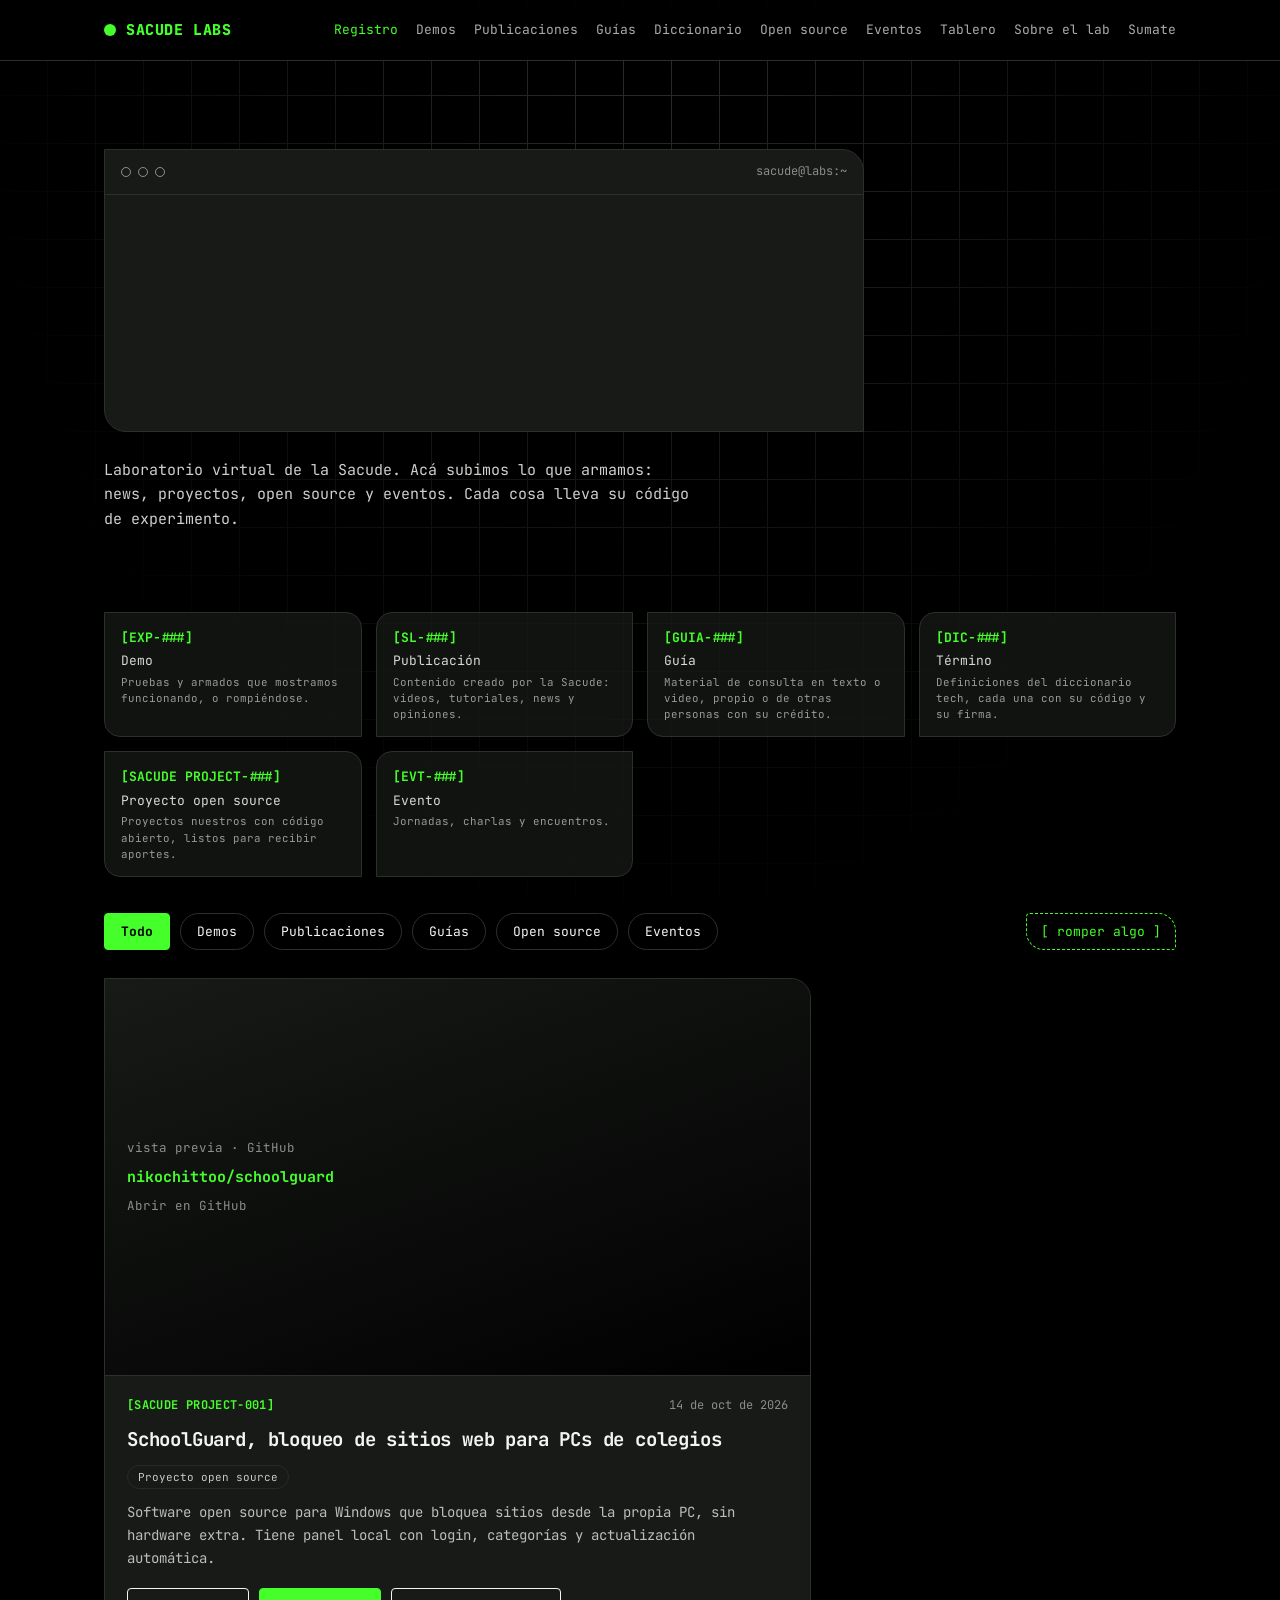
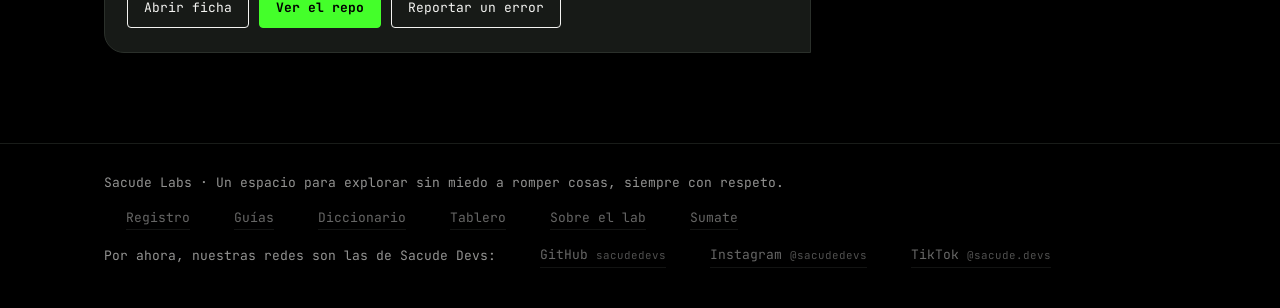
<file: index.html>
<!DOCTYPE html>
<html lang="es">
<head>
<meta charset="utf-8">
<meta name="viewport" content="width=device-width, initial-scale=1">
<title>Sacude Labs</title>
<link rel="preconnect" href="https://fonts.googleapis.com">
<link rel="stylesheet" href="https://fonts.googleapis.com/css2?family=JetBrains+Mono:wght@400;500;700;800&display=swap">
<link rel="stylesheet" href="style.css">
</head>
<body>
<a class="skip" href="#feed">Saltar al contenido</a>
<header>
  <div class="wrap">
    <!-- Reemplazar por el logo en verde: <img src="logo.svg" height="28" alt="Sacude Labs"> -->
    <a class="logo" href="index.html"><i></i>SACUDE LABS</a>
    <nav aria-label="Principal">
      <a href="index.html#feed">Registro</a>
      <a href="index.html?f=EXP#feed">Demos</a>
      <a href="index.html?f=SL#feed">Publicaciones</a>
      <a href="index.html?f=GUIA#feed">Guías</a>
      <a href="diccionario.html">Diccionario</a>
      <a href="index.html?f=SACUDE%20PROJECT#feed">Open source</a>
      <a href="index.html?f=EVT#feed">Eventos</a>
      <a href="tablero.html">Tablero</a>
      <a href="sobre.html">Sobre el lab</a>
      <a href="sumate.html">Sumate</a>
    </nav>
  </div>
</header>

<main class="wrap" id="main">
  <section class="hero">
    <div class="term">
      <div class="term-bar"><b></b><b></b><b></b><span>sacude@labs:~</span></div>
      <div class="term-body">
        <p id="cmd"></p>
        <h1 id="titulo"></h1>
        <p id="sub" style="opacity:0;transition:opacity .8s">estado: abierto · método: probar, romper, documentar</p>
      </div>
    </div>
    <p class="lead">Laboratorio virtual de la Sacude. Acá subimos lo que armamos: news, proyectos, open source y eventos. Cada cosa lleva su código de experimento.</p>
    <p class="contador" id="contador"></p>
  </section>

  <section id="codigos" class="codigos"></section>

  <section id="feed">
    <div class="bar" id="filtros"></div>
    <div class="grid" id="grid"></div>
  </section>
</main>

<footer><div class="wrap">Sacude Labs · Un espacio para explorar sin miedo a romper cosas, siempre con respeto.</div></footer>

<script src="data.js"></script>
<script src="app.js"></script>
<script>
let actual = new URLSearchParams(location.search).get("f") || "all";
if(actual !== "all" && (!TIPOS[actual] || TIPOS[actual].filtro === false)) actual = "all";

function filtros(){
  const roto = document.body.classList.contains("roto");
  let izq;
  if(actual === "all"){
    // En Registro: botones de filtro
    const lista = [["all","Todo"], ...Object.entries(TIPOS).filter(([k,t]) => t.filtro !== false).map(([k,t]) => [k, t.plural])];
    izq = lista.map(([k,t]) => `<button class="chip" data-f="${esc(k)}" aria-pressed="${k===actual}">${esc(t)}</button>`).join("");
  } else {
    // Dentro de un tipo: sin botones (el menú de arriba ya navega); solo el título de la sección
    const t = TIPOS[actual];
    izq = `<div class="seccion"><span class="id">[${esc(actual)}-###]</span><h2>${esc(t.plural)}</h2><p>${esc(t.desc)}</p><a href="index.html#feed" data-f="all">← ver todo el registro</a></div>`;
  }
  $("#filtros").innerHTML = izq + `<button class="romper" id="romper" aria-pressed="${roto}">${roto ? "[ arreglar todo ]" : "[ romper algo ]"}</button>`;
}
function codigos(){
  $("#codigos").innerHTML = Object.entries(TIPOS).map(([k,t]) =>
    `<div class="cod"><b>[${esc(k)}-###]</b><span>${esc(t.nombre)}</span><small>${esc(t.desc)}</small></div>`).join("");
}
function render(){
  const lista = ENTRADAS.filter(e => actual === "all" || prefijo(e.id) === actual);
  $("#grid").innerHTML = lista.length ? lista.map(e => {
    const t = TIPOS[prefijo(e.id)] || { nombre:"Otro" };
    const href = "entrada.html?id=" + encodeURIComponent(e.id);
    return `<article class="card${e.ancho?" wide":""}">
      <div class="media">${media(e.media)}</div>
      <div class="body">
        <div class="meta"><a class="id" href="${href}" style="text-decoration:none">[${esc(e.id)}]</a><span class="date">${fmt(e.fecha)}</span></div>
        <h2><a href="${href}">${esc(e.titulo)}</a></h2>
        <span class="tag">${esc(t.nombre)}</span>
        <p>${esc(e.texto)}</p>
        ${credito(e)}
        <div class="links"><a class="btn" href="${href}">Abrir ficha</a>${(e.links||[]).map(l=>`<a class="btn${l.main?" main":""}" href="${esc(l.url)}">${esc(l.t)}</a>`).join("")}</div>
      </div>
    </article>`;
  }).join("") : `<p class="vacio">Todavía no hay experimentos de este tipo. Pronto vas a encontrar algo por acá.</p>`;
}
document.addEventListener("click", ev => {
  const f = ev.target.closest("[data-f]");
  if(!f) return;
  ev.preventDefault();
  actual = f.dataset.f; filtros(); render(); marcarNav(actual);
  try{ history.replaceState(null, "", actual === "all" ? location.pathname : "?f=" + encodeURIComponent(actual)); }catch(_){}
  const foco = $("#filtros h2") || $("#filtros .chip");   // el botón que tocaste desaparece: llevamos el foco al título
  if(foco){ if(foco.tagName === "H2") foco.tabIndex = -1; foco.focus(); }
});

filtros(); codigos(); render();

/* contador del hero: cuenta las entradas de ENTRADAS (se actualiza solo) */
(function(){
  const total = ENTRADAS.length, el = $("#contador");
  const desglose = Object.entries(TIPOS).map(([k,t]) => [t.plural.toLowerCase(), ENTRADAS.filter(e => prefijo(e.id)===k).length]).filter(x => x[1]).map(([n,c]) => c + " " + n).join(" · ");
  const pintar = n => el.innerHTML = `<b>${String(n).padStart(3,"0")}</b>experimentos publicados<small>${desglose}</small>`;
  if(reducido || total < 2){ pintar(total); return; }
  let n = 0; const paso = Math.max(1, Math.ceil(total/20));
  const t = setInterval(() => { n = Math.min(total, n+paso); pintar(n); if(n >= total) clearInterval(t); }, 45);
})();
</script>
</body>
</html>
</file>
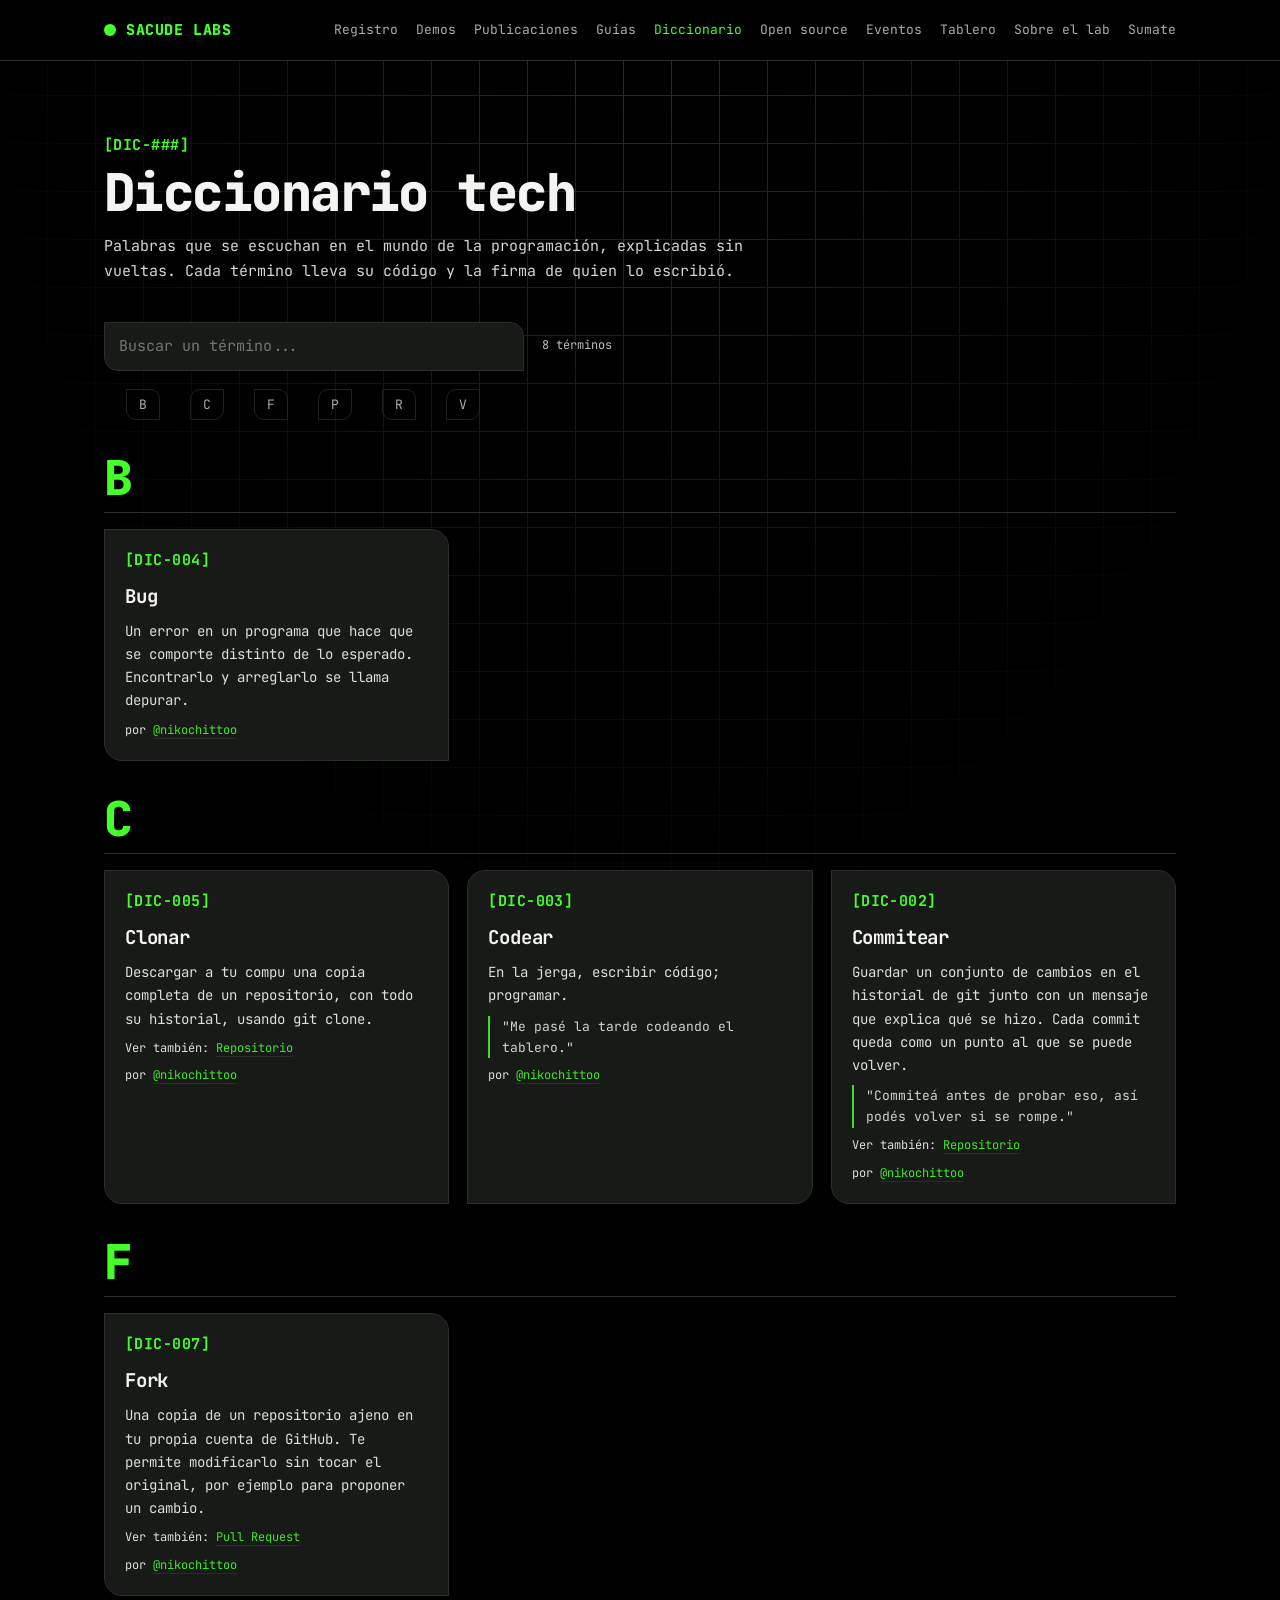
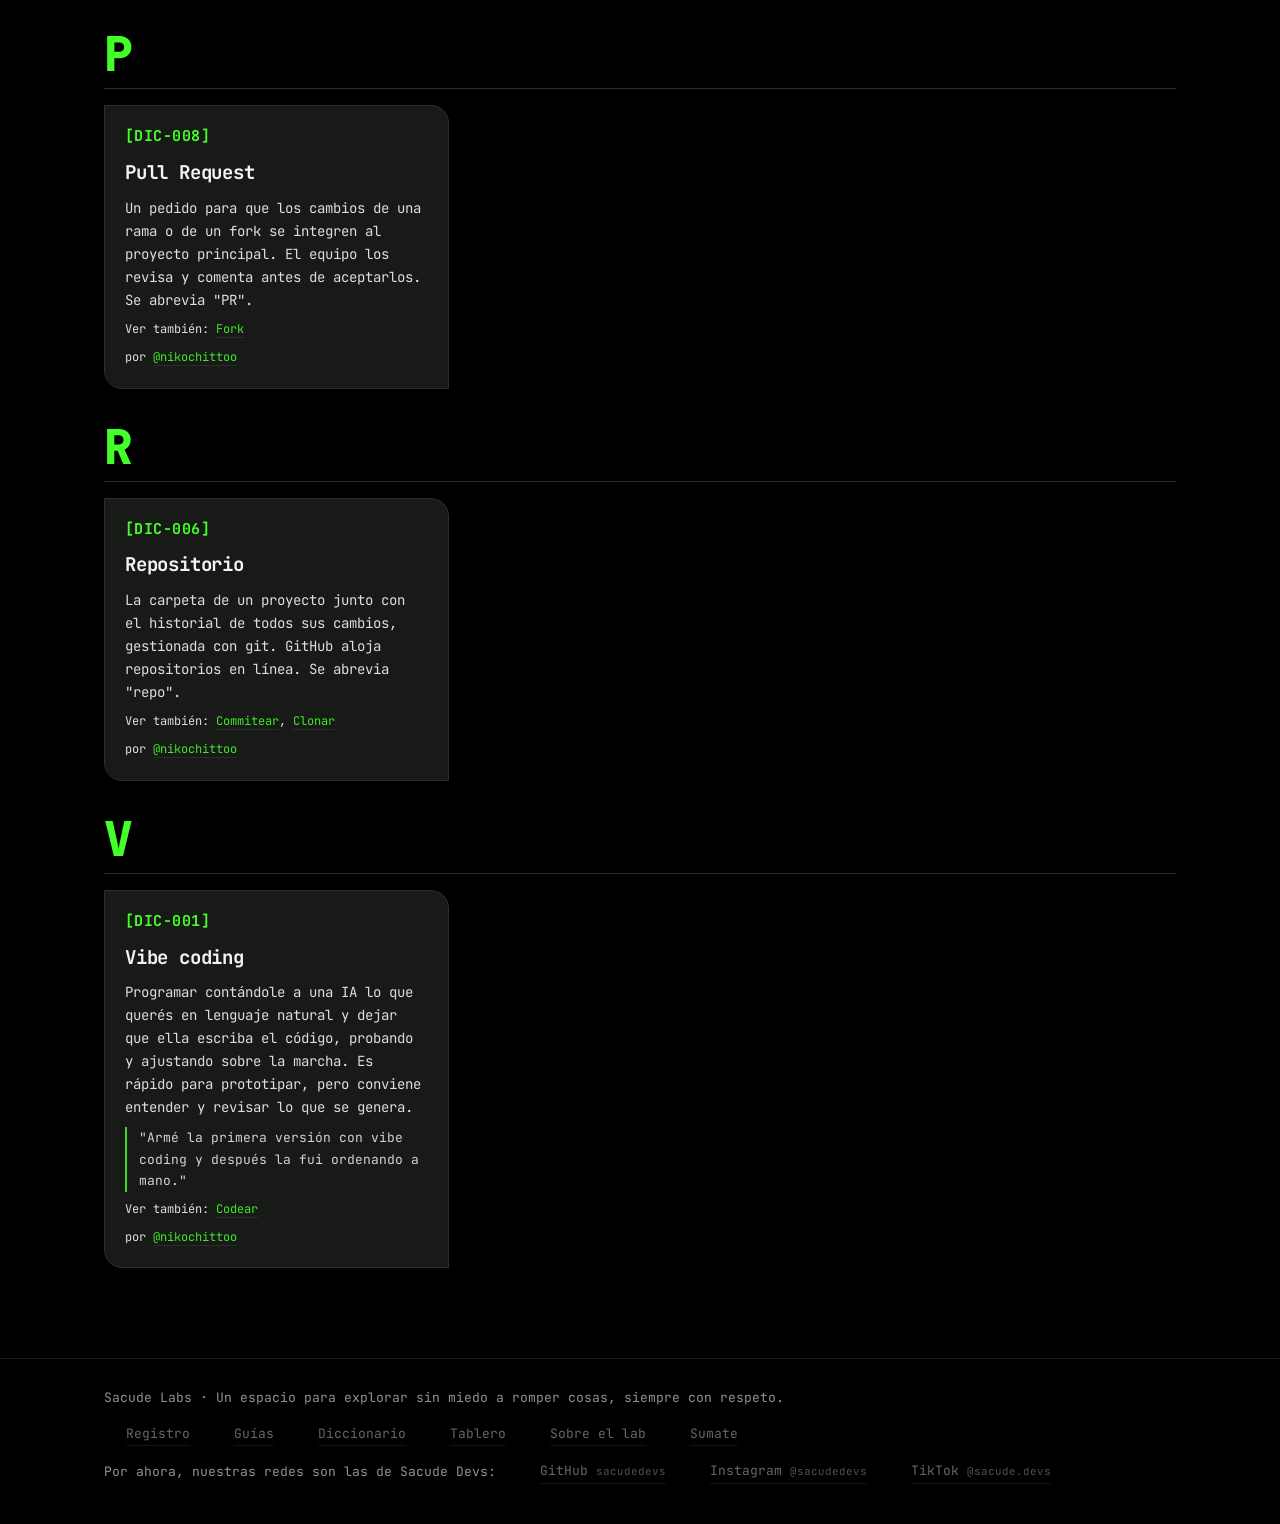
<file: diccionario.html>
<!DOCTYPE html>
<html lang="es">
<head>
<meta charset="utf-8">
<meta name="viewport" content="width=device-width, initial-scale=1">
<title>Diccionario tech · Sacude Labs</title>
<link rel="preconnect" href="https://fonts.googleapis.com">
<link rel="stylesheet" href="https://fonts.googleapis.com/css2?family=JetBrains+Mono:wght@400;500;700;800&display=swap">
<link rel="stylesheet" href="style.css">
</head>
<body>
<a class="skip" href="#main">Saltar al contenido</a>
<header>
  <div class="wrap">
    <!-- Reemplazar por el logo en verde: <img src="logo.svg" height="28" alt="Sacude Labs"> -->
    <a class="logo" href="index.html"><i></i>SACUDE LABS</a>
    <nav aria-label="Principal">
      <a href="index.html#feed">Registro</a>
      <a href="index.html?f=EXP#feed">Demos</a>
      <a href="index.html?f=SL#feed">Publicaciones</a>
      <a href="index.html?f=GUIA#feed">Guías</a>
      <a href="diccionario.html">Diccionario</a>
      <a href="index.html?f=SACUDE%20PROJECT#feed">Open source</a>
      <a href="index.html?f=EVT#feed">Eventos</a>
      <a href="tablero.html">Tablero</a>
      <a href="sobre.html">Sobre el lab</a>
      <a href="sumate.html">Sumate</a>
    </nav>
  </div>
</header>

<main class="wrap" id="main">
  <section class="sub-hero">
    <span class="id">[DIC-###]</span>
    <h1>Diccionario tech</h1>
    <p>Palabras que se escuchan en el mundo de la programación, explicadas sin vueltas. Cada término lleva su código y la firma de quien lo escribió.</p>
  </section>

  <div class="dic-buscar">
    <label for="q" class="sr">Buscar un término</label>
    <input type="search" id="q" placeholder="Buscar un término..." autocomplete="off">
    <span id="dic-cuenta" role="status"></span>
  </div>
  <nav class="letras" id="letras" aria-label="Ir a una letra"></nav>
  <div id="lista"></div>
  <div style="height:90px"></div>
</main>

<footer><div class="wrap">Sacude Labs · Un espacio para explorar sin miedo a romper cosas, siempre con respeto.</div></footer>

<script src="data.js"></script>
<script src="app.js"></script>
<script>
const norm = s => String(s).normalize("NFD").replace(/[\u0300-\u036f]/g, "").toLowerCase();
const ordenados = [...DICCIONARIO].sort((a, b) => a.termino.localeCompare(b.termino, "es", { sensitivity:"base" }));
const porId = {}; DICCIONARIO.forEach(x => porId[x.id] = x);
const inicial = t => { const c = norm(t).charAt(0).toUpperCase(); return /[A-Z]/.test(c) ? c : "#"; };
const idLetra = l => "letra-" + (l === "#" ? "num" : l);
const gh = p => `https://github.com/${GITHUB.org}/${GITHUB.repo}/${p}`;

function termino(x){
  const ver = (x.tambien || []).filter(i => porId[i]).map(i => `<a href="#${esc(i.toLowerCase())}">${esc(porId[i].termino)}</a>`).join(", ");
  return `<article class="termino" id="${esc(x.id.toLowerCase())}">
    <span class="id">[${esc(x.id)}]</span>
    <h3>${esc(x.termino)}</h3>
    <p class="def">${esc(x.def)}</p>
    ${x.ejemplo ? `<p class="ej">${esc(x.ejemplo)}</p>` : ""}
    ${ver ? `<p class="ver">Ver también: ${ver}</p>` : ""}
    ${credito(x)}
  </article>`;
}

function pintar(){
  const busqueda = $("#q").value.trim(), q = norm(busqueda);
  const lista = ordenados.filter(x => !q || norm(x.termino + " " + x.def).includes(q));
  const grupos = {};
  lista.forEach(x => { const l = inicial(x.termino); (grupos[l] = grupos[l] || []).push(x); });
  const letras = Object.keys(grupos).sort((a, b) => a === "#" ? 1 : b === "#" ? -1 : a.localeCompare(b));
  $("#letras").innerHTML = letras.map(l => `<a href="#${idLetra(l)}">${l}</a>`).join("");
  $("#lista").innerHTML = lista.length
    ? letras.map(l => `<section aria-labelledby="${idLetra(l)}"><h2 class="letra-h" id="${idLetra(l)}">${l}</h2><div class="terminos">${grupos[l].map(termino).join("")}</div></section>`).join("")
    : `<p class="vacio-dic">${DICCIONARIO.length ? "No encontramos ese término." : "Todavía no hay términos."} ¿Querés proponerlo? <a href="${gh("issues/new?template=idea.yml&title=" + encodeURIComponent("[IDEA] Término para el diccionario: " + busqueda))}">Mandanos la idea</a>.</p>`;
  $("#dic-cuenta").textContent = q ? `${lista.length} resultado${lista.length === 1 ? "" : "s"}` : `${lista.length} término${lista.length === 1 ? "" : "s"}`;
}
$("#q").addEventListener("input", pintar);
pintar();
if(location.hash){ const el = document.getElementById(location.hash.slice(1)); if(el) el.scrollIntoView(); }
</script>
</body>
</html>
</file>
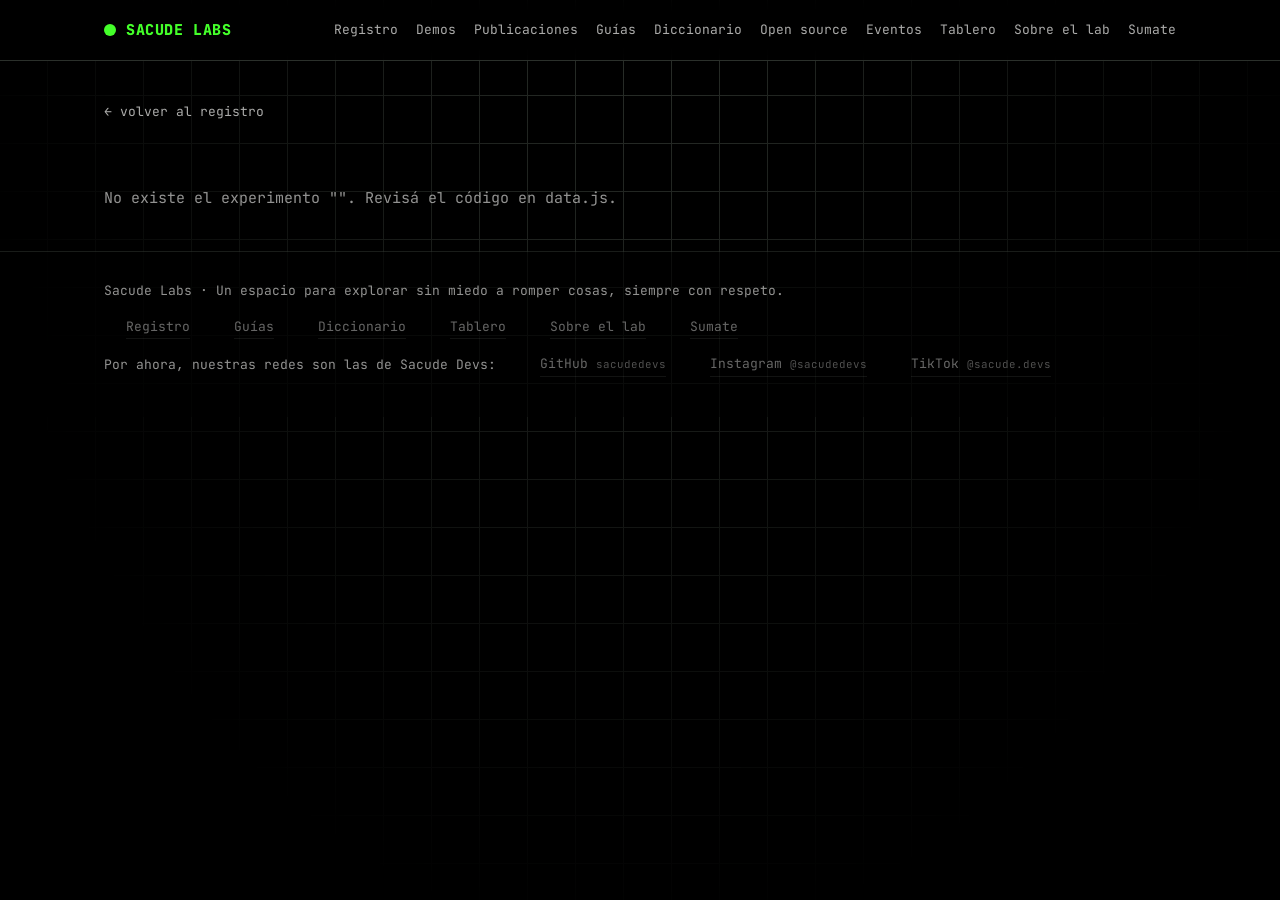
<file: entrada.html>
<!DOCTYPE html>
<html lang="es">
<head>
<meta charset="utf-8">
<meta name="viewport" content="width=device-width, initial-scale=1">
<title>Experimento · Sacude Labs</title>
<link rel="preconnect" href="https://fonts.googleapis.com">
<link rel="stylesheet" href="https://fonts.googleapis.com/css2?family=JetBrains+Mono:wght@400;500;700;800&display=swap">
<link rel="stylesheet" href="style.css">
</head>
<body>
<a class="skip" href="#ficha">Saltar al contenido</a>
<header>
  <div class="wrap">
    <!-- Reemplazar por el logo en verde: <img src="logo.svg" height="28" alt="Sacude Labs"> -->
    <a class="logo" href="index.html"><i></i>SACUDE LABS</a>
    <nav aria-label="Principal">
      <a href="index.html#feed">Registro</a>
      <a href="index.html?f=EXP#feed">Demos</a>
      <a href="index.html?f=SL#feed">Publicaciones</a>
      <a href="index.html?f=GUIA#feed">Guías</a>
      <a href="diccionario.html">Diccionario</a>
      <a href="index.html?f=SACUDE%20PROJECT#feed">Open source</a>
      <a href="index.html?f=EVT#feed">Eventos</a>
      <a href="tablero.html">Tablero</a>
      <a href="sobre.html">Sobre el lab</a>
      <a href="sumate.html">Sumate</a>
    </nav>
  </div>
</header>

<main class="wrap" id="ficha"></main>

<footer><div class="wrap">Sacude Labs · Un espacio para explorar sin miedo a romper cosas, siempre con respeto.</div></footer>

<script src="data.js"></script>
<script src="app.js"></script>
<script>
const id = new URLSearchParams(location.search).get("id");
const i = ENTRADAS.findIndex(e => e.id === id);
const e = ENTRADAS[i];
const raiz = $("#ficha");
const url = x => "entrada.html?id=" + encodeURIComponent(x.id);
if(!e){
  raiz.innerHTML = `<a class="volver" href="index.html#feed">← volver al registro</a><p class="vacio">No existe el experimento "${esc(id)}". Revisá el código en data.js.</p>`;
} else {
  const t = TIPOS[prefijo(e.id)] || { nombre:"Otro" };
  const min = Math.max(1, Math.round(textoPlano(e.cuerpo || [e.texto]).split(/\s+/).length / 200));
  document.title = `[${e.id}] ${e.titulo} · Sacude Labs`;
  const nueva = ENTRADAS[i-1], vieja = ENTRADAS[i+1];
  const pag = (x, lado) => x ? `<a href="${url(x)}"><small>${lado}</small><b>[${esc(x.id)}]</b><span>${esc(x.titulo)}</span></a>` : `<span></span>`;
  raiz.innerHTML = `
    <a class="volver" href="index.html#feed">← volver al registro</a>
    <article class="ficha">
      <div class="meta"><span class="id">[${esc(e.id)}]</span><span class="date">${fmt(e.fecha)}</span></div>
      <div class="lec-bar"><span class="tag">${esc(t.nombre)}</span><span class="tiempo">≈ ${min} min de lectura</span><span class="lec-tools"><button type="button" class="btn lec-size" id="lec-menos" aria-label="Achicar letra">A−</button><button type="button" class="btn lec-size" id="lec-mas" aria-label="Agrandar letra">A+</button><button type="button" class="btn" id="lectura" aria-pressed="false">Modo lectura</button></span></div>
      <h1>${esc(e.titulo)}</h1>
      <div class="media">${media(e.media)}</div>
      <div class="cuerpo">${cuerpoHTML(e.cuerpo || [e.texto])}</div>
      <div class="links">${(e.links||[]).map(l=>`<a class="btn${l.main?" main":""}" href="${esc(l.url)}">${esc(l.t)}</a>`).join("")}</div>
      ${credito(e, true)}
    </article>
    <div class="pager">${pag(vieja,"← anterior")}${pag(nueva,"siguiente →")}</div>`;
}

/* ===== Modo lectura: letra grande, columna angosta, sin menú ni pie. Esc para salir ===== */
if(e){
  const guardar = (k, v) => { try{ localStorage.setItem(k, v); }catch(_){} };
  const leer = k => { try{ return localStorage.getItem(k); }catch(_){ return null; } };
  const btn = $("#lectura"); let tam = parseInt(leer("sl-lec-tam")) || 19;
  const aplicarTam = () => document.body.style.setProperty("--lec", tam + "px");
  const poner = (on, aviso) => {
    document.body.classList.toggle("lectura", on);
    btn.setAttribute("aria-pressed", on); btn.textContent = on ? "Salir" : "Modo lectura";
    guardar("sl-lectura", on ? "1" : "0");
    if(aviso) toast(on ? "Modo lectura · Esc para salir" : "Modo lectura desactivado");
  };
  aplicarTam();
  btn.addEventListener("click", () => poner(!document.body.classList.contains("lectura"), true));
  $("#lec-menos").addEventListener("click", () => { tam = Math.max(15, tam - 1); aplicarTam(); guardar("sl-lec-tam", tam); });
  $("#lec-mas").addEventListener("click", () => { tam = Math.min(28, tam + 1); aplicarTam(); guardar("sl-lec-tam", tam); });
  addEventListener("keydown", ev => { if(ev.key === "Escape" && document.body.classList.contains("lectura")) poner(false, true); });
  if(leer("sl-lectura") === "1") poner(true, false);
  // barra de progreso de lectura
  const prog = document.createElement("div"); prog.className = "lec-prog"; document.body.appendChild(prog);
  const act = () => { const h = document.documentElement.scrollHeight - innerHeight; prog.style.transform = `scaleX(${h > 0 ? Math.min(1, scrollY / h) : 0})`; };
  addEventListener("scroll", act, { passive:true }); addEventListener("resize", act); act();
}
</script>
</body>
</html>
</file>
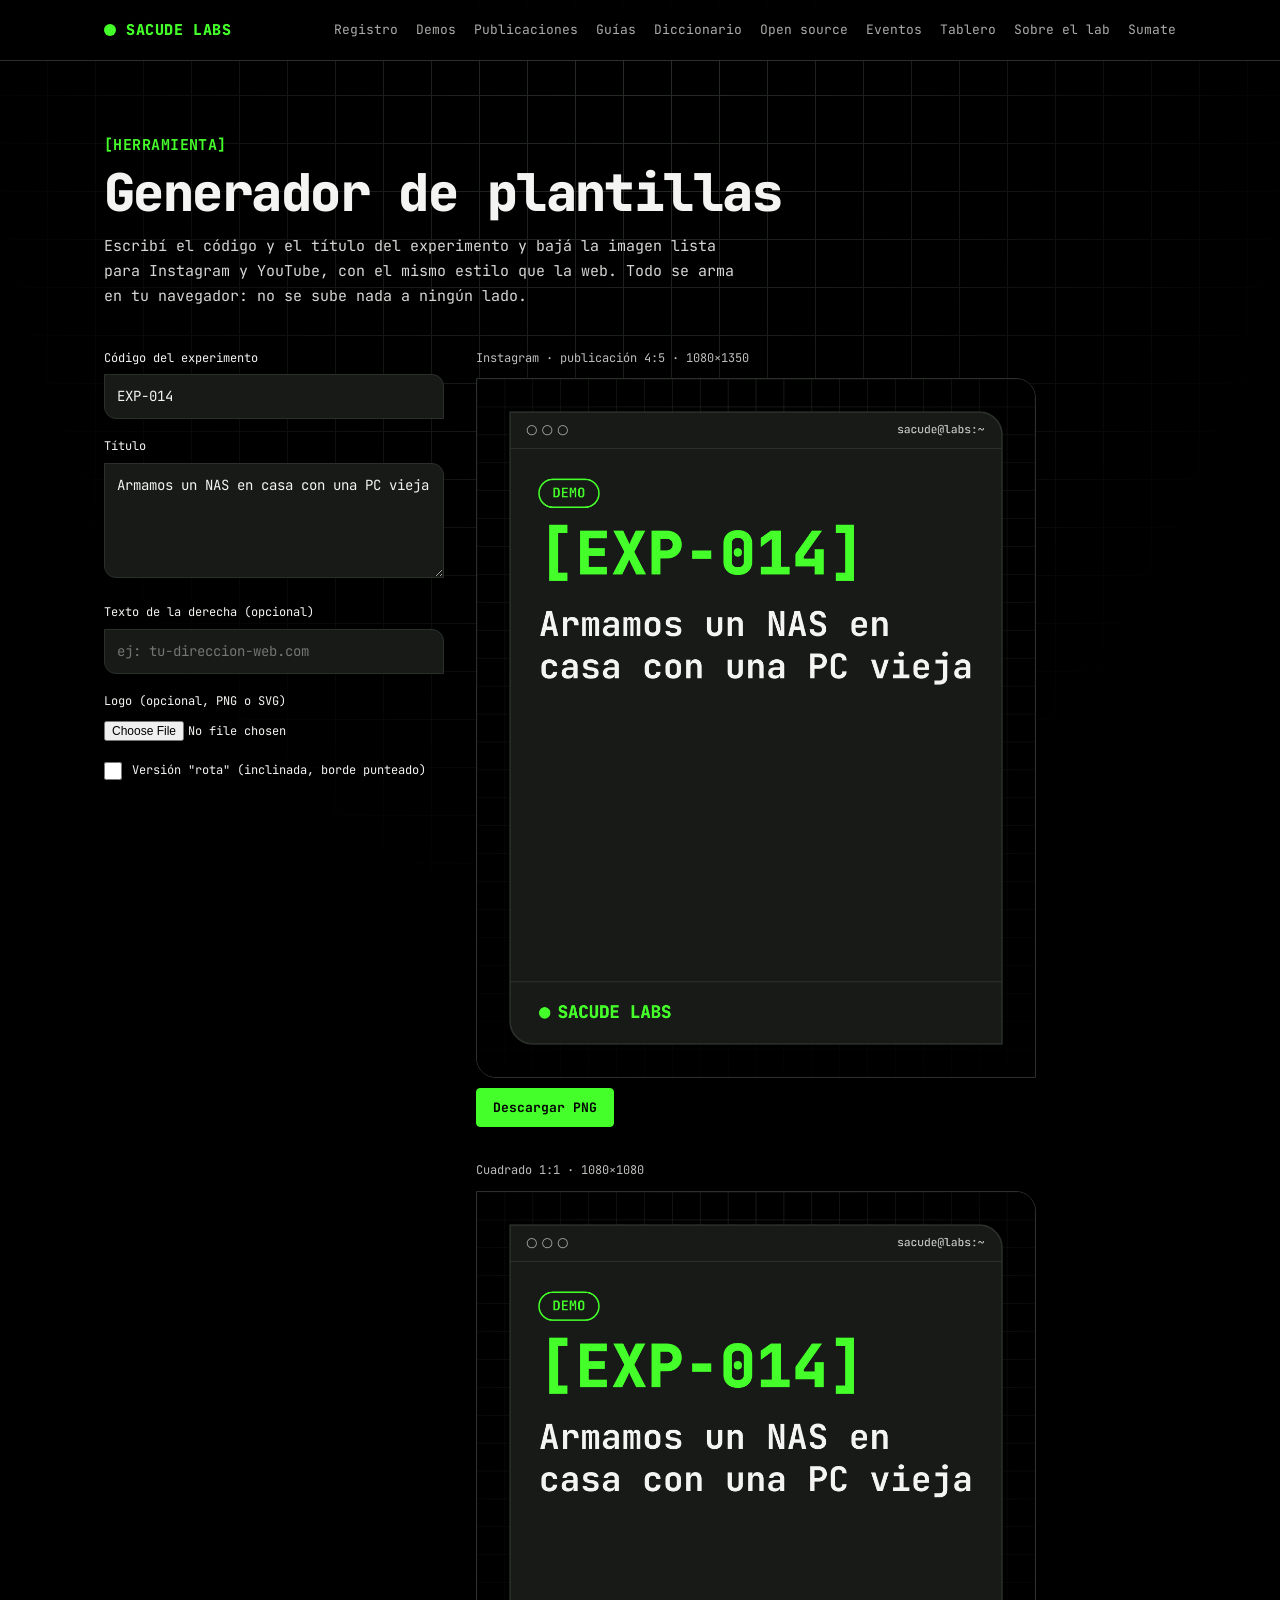
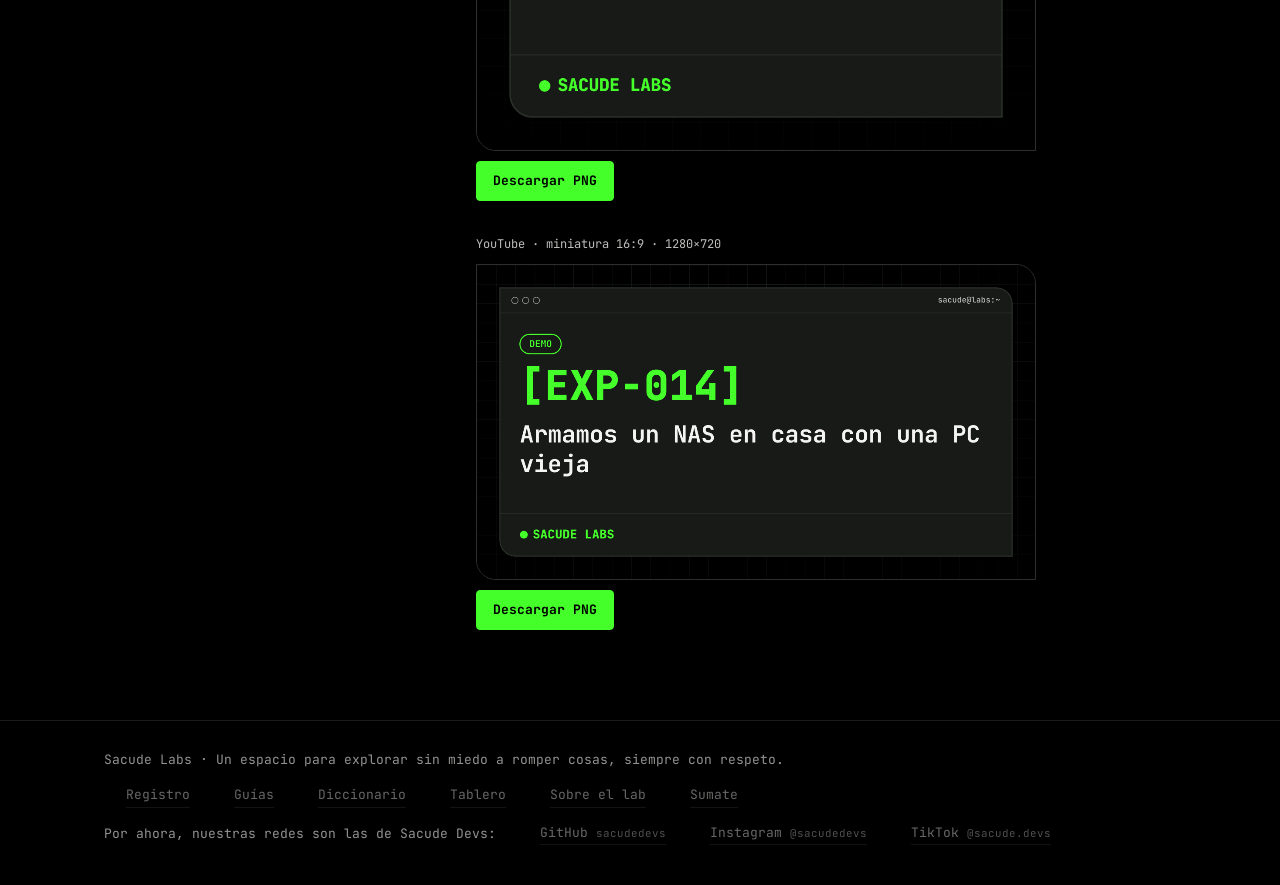
<file: generador.html>
<!DOCTYPE html>
<html lang="es">
<head>
<meta charset="utf-8">
<meta name="viewport" content="width=device-width, initial-scale=1">
<title>Generador de plantillas · Sacude Labs</title>
<link rel="preconnect" href="https://fonts.googleapis.com">
<link rel="stylesheet" href="https://fonts.googleapis.com/css2?family=JetBrains+Mono:wght@400;500;700;800&display=swap">
<link rel="stylesheet" href="style.css">
</head>
<body>
<a class="skip" href="#main">Saltar al contenido</a>
<header>
  <div class="wrap">
    <!-- Reemplazar por el logo en verde: <img src="logo.svg" height="28" alt="Sacude Labs"> -->
    <a class="logo" href="index.html"><i></i>SACUDE LABS</a>
    <nav aria-label="Principal">
      <a href="index.html#feed">Registro</a>
      <a href="index.html?f=EXP#feed">Demos</a>
      <a href="index.html?f=SL#feed">Publicaciones</a>
      <a href="index.html?f=GUIA#feed">Guías</a>
      <a href="diccionario.html">Diccionario</a>
      <a href="index.html?f=SACUDE%20PROJECT#feed">Open source</a>
      <a href="index.html?f=EVT#feed">Eventos</a>
      <a href="tablero.html">Tablero</a>
      <a href="sobre.html">Sobre el lab</a>
      <a href="sumate.html">Sumate</a>
    </nav>
  </div>
</header>

<main class="wrap" id="main">
  <section class="sub-hero">
    <span class="id">[HERRAMIENTA]</span>
    <h1>Generador de plantillas</h1>
    <p>Escribí el código y el título del experimento y bajá la imagen lista para Instagram y YouTube, con el mismo estilo que la web. Todo se arma en tu navegador: no se sube nada a ningún lado.</p>
  </section>

  <div class="gen">
    <form class="gen-form" onsubmit="return false">
      <div><label for="codigo">Código del experimento</label><input type="text" id="codigo" value="EXP-014" autocomplete="off"></div>
      <div><label for="titulo">Título</label><textarea id="titulo" rows="4">Armamos un NAS en casa con una PC vieja</textarea></div>
      <div><label for="url">Texto de la derecha (opcional)</label><input type="text" id="url" placeholder="ej: tu-direccion-web.com" autocomplete="off"></div>
      <div><label for="logo">Logo (opcional, PNG o SVG)</label><input type="file" id="logo" accept="image/png,image/svg+xml,image/webp"></div>
      <div class="chk"><input type="checkbox" id="roto"><label for="roto">Versión "rota" (inclinada, borde punteado)</label></div>
    </form>
    <div class="gen-prev" id="prev"></div>
  </div>
</main>

<footer><div class="wrap">Sacude Labs · Un espacio para explorar sin miedo a romper cosas, siempre con respeto.</div></footer>

<script src="data.js"></script>
<script src="app.js"></script>
<script>
const C = { negro:"#000000", blanco:"#F4F4F2", verde:"#44FF2A", gris:"#171A17", linea:"#2B302B" };
/* Formatos: agregá o cambiá tamaños acá (s = escala de textos) */
const FORMATOS = [
  { k:"ig", n:"Instagram · publicación 4:5", w:1080, h:1350, s:1 },
  { k:"sq", n:"Cuadrado 1:1",                w:1080, h:1080, s:1 },
  { k:"yt", n:"YouTube · miniatura 16:9",    w:1280, h:720,  s:.82 }
];
const FUENTE = "'JetBrains Mono', ui-monospace, Consolas, monospace";
const fnt = (peso, px) => `${peso} ${px}px ${FUENTE}`;
const val = id => document.getElementById(id);
let logo = null;

const datos = () => ({
  codigo: (val("codigo").value.trim() || "EXP-000").toUpperCase(),
  titulo: val("titulo").value.trim() || "Título del experimento",
  url: val("url").value.trim(),
  roto: val("roto").checked
});
const nombreTipo = c => { const t = TIPOS[c.replace(/-\d+$/, "")]; return (t ? t.nombre : "Experimento").toUpperCase(); };

function envolver(ctx, txt, max){
  const out = [];
  txt.split("\n").forEach(par => {
    let l = "";
    par.split(/\s+/).filter(Boolean).forEach(w => {
      const t = l ? l + " " + w : w;
      if(ctx.measureText(t).width > max && l){ out.push(l); l = w; } else l = t;
    });
    out.push(l);
  });
  return out;
}
/* panel con dos esquinas rectas y dos redondeadas, igual que las tarjetas de la web */
function panel(ctx, x, y, w, h, r){
  ctx.beginPath(); ctx.moveTo(x, y); ctx.lineTo(x+w-r, y); ctx.arcTo(x+w, y, x+w, y+r, r);
  ctx.lineTo(x+w, y+h); ctx.lineTo(x+r, y+h); ctx.arcTo(x, y+h, x, y+h-r, r); ctx.closePath();
}

function dibujar(f, d){
  const cv = val("cv-" + f.k), ctx = cv.getContext("2d"), s = f.s, w = f.w, h = f.h;
  cv.width = w; cv.height = h;
  ctx.fillStyle = C.negro; ctx.fillRect(0, 0, w, h);
  // grilla de laboratorio
  ctx.strokeStyle = C.linea; ctx.lineWidth = s; const g = 54 * s;
  for(let x = 0; x <= w; x += g){ ctx.beginPath(); ctx.moveTo(x, 0); ctx.lineTo(x, h); ctx.stroke(); }
  for(let y = 0; y <= h; y += g){ ctx.beginPath(); ctx.moveTo(0, y); ctx.lineTo(w, y); ctx.stroke(); }
  const vg = ctx.createRadialGradient(w/2, 0, 0, w/2, h*.4, Math.max(w, h)*.8);
  vg.addColorStop(0, "rgba(0,0,0,0)"); vg.addColorStop(1, C.negro);
  ctx.fillStyle = vg; ctx.fillRect(0, 0, w, h);

  const m = 64*s, px = m, py = m, pw = w - 2*m, ph = h - 2*m, bh = 70*s, cp = px + 56*s, cw = pw - 112*s;
  ctx.save();
  if(d.roto){ ctx.translate(w/2, h/2); ctx.rotate(-.025); ctx.translate(-w/2, -h/2); }
  panel(ctx, px, py, pw, ph, 44*s); ctx.fillStyle = C.gris; ctx.fill();
  ctx.lineWidth = 3*s; ctx.strokeStyle = d.roto ? C.verde : C.linea;
  if(d.roto) ctx.setLineDash([16*s, 12*s]);
  ctx.stroke(); ctx.setLineDash([]);

  // barra de terminal
  ctx.lineWidth = 2*s; ctx.strokeStyle = C.linea;
  ctx.beginPath(); ctx.moveTo(px, py+bh); ctx.lineTo(px+pw, py+bh); ctx.stroke();
  ctx.globalAlpha = .55; ctx.strokeStyle = C.blanco;
  for(let i = 0; i < 3; i++){ ctx.beginPath(); ctx.arc(px+42*s+i*30*s, py+bh/2, 9*s, 0, 7); ctx.stroke(); }
  ctx.globalAlpha = .75; ctx.fillStyle = C.blanco; ctx.textBaseline = "middle"; ctx.textAlign = "right";
  ctx.font = fnt(500, 22*s); ctx.fillText("sacude@labs:~", px+pw-34*s, py+bh/2); ctx.globalAlpha = 1;

  // etiqueta del tipo
  let y = py + bh + 60*s;
  ctx.textAlign = "left"; ctx.font = fnt(700, 26*s);
  const nt = nombreTipo(d.codigo), pw2 = ctx.measureText(nt).width + 52*s, ph2 = 54*s;
  ctx.lineWidth = 3*s; ctx.strokeStyle = C.verde; ctx.beginPath();
  (ctx.roundRect || ctx.rect).call(ctx, cp, y, pw2, ph2, ph2/2); ctx.stroke();
  ctx.fillStyle = C.verde; ctx.textBaseline = "middle"; ctx.fillText(nt, cp + 26*s, y + ph2/2 + 1*s);
  y += ph2 + 40*s;

  // código del experimento
  const cod = "[" + d.codigo + "]"; let S = 116*s;
  ctx.textBaseline = "top";
  for(; S > 36*s; S -= 2){ ctx.font = fnt(800, S); if(ctx.measureText(cod).width <= cw) break; }
  if(d.roto){ ctx.fillStyle = C.blanco; ctx.fillText(cod, cp + 5*s, y - 4*s); }
  ctx.fillStyle = C.verde; ctx.fillText(cod, cp, y);
  y += S*1.1 + 30*s;

  // título
  const pie = py + ph - 120*s, disp = pie - y; let fs = 66*s, ls;
  for(;;){ ctx.font = fnt(700, fs); ls = envolver(ctx, d.titulo, cw); if(ls.length*fs*1.25 <= disp || fs <= 34*s) break; fs -= 2; }
  ls = ls.slice(0, Math.max(1, Math.floor(disp/(fs*1.25))));
  ctx.fillStyle = C.blanco; ls.forEach((l, i) => ctx.fillText(l, cp, y + i*fs*1.25));

  // pie: logo o texto + url
  ctx.lineWidth = 2*s; ctx.strokeStyle = C.linea;
  ctx.beginPath(); ctx.moveTo(px, pie); ctx.lineTo(px+pw, pie); ctx.stroke();
  const fy = py + ph - 60*s; ctx.textBaseline = "middle";
  if(logo){ const lh = 58*s, lw = lh * logo.width / logo.height; ctx.drawImage(logo, cp, fy - lh/2, lw, lh); }
  else {
    ctx.fillStyle = C.verde; ctx.beginPath(); ctx.arc(cp + 11*s, fy, 11*s, 0, 7); ctx.fill();
    ctx.font = fnt(800, 34*s); ctx.fillText("SACUDE LABS", cp + 36*s, fy + 1*s);
  }
  if(d.url){ ctx.textAlign = "right"; ctx.font = fnt(500, 26*s); ctx.fillStyle = C.blanco; ctx.globalAlpha = .85; ctx.fillText(d.url, cp + cw, fy); ctx.globalAlpha = 1; }
  ctx.restore();
}

const pintar = () => FORMATOS.forEach(f => dibujar(f, datos()));
val("prev").innerHTML = FORMATOS.map(f =>
  `<figure><figcaption>${esc(f.n)} · ${f.w}×${f.h}</figcaption><canvas id="cv-${f.k}" role="img" aria-label="Vista previa: ${esc(f.n)}"></canvas><button type="button" class="btn main" data-bajar="${f.k}">Descargar PNG</button></figure>`).join("");

document.querySelector(".gen-form").addEventListener("input", pintar);
val("logo").addEventListener("change", e => {
  const a = e.target.files[0]; if(!a){ logo = null; pintar(); return; }
  const img = new Image(); img.onload = () => { logo = img; pintar(); }; img.src = URL.createObjectURL(a);
});
document.addEventListener("click", e => {
  const b = e.target.closest("[data-bajar]"); if(!b) return;
  const f = FORMATOS.find(x => x.k === b.dataset.bajar), nombre = datos().codigo.toLowerCase().replace(/\s+/g, "-").replace(/[^a-z0-9-]/g, "");
  val("cv-" + f.k).toBlob(blob => {
    const a = document.createElement("a"); a.href = URL.createObjectURL(blob); a.download = `${nombre}-${f.k}.png`; a.click();
    setTimeout(() => URL.revokeObjectURL(a.href), 1000);
  });
});
pintar();
/* repinta cuando carga la tipografía */
Promise.all([500, 700, 800].map(p => document.fonts.load(fnt(p, 32)))).then(pintar).catch(() => {});
</script>
</body>
</html>
</file>
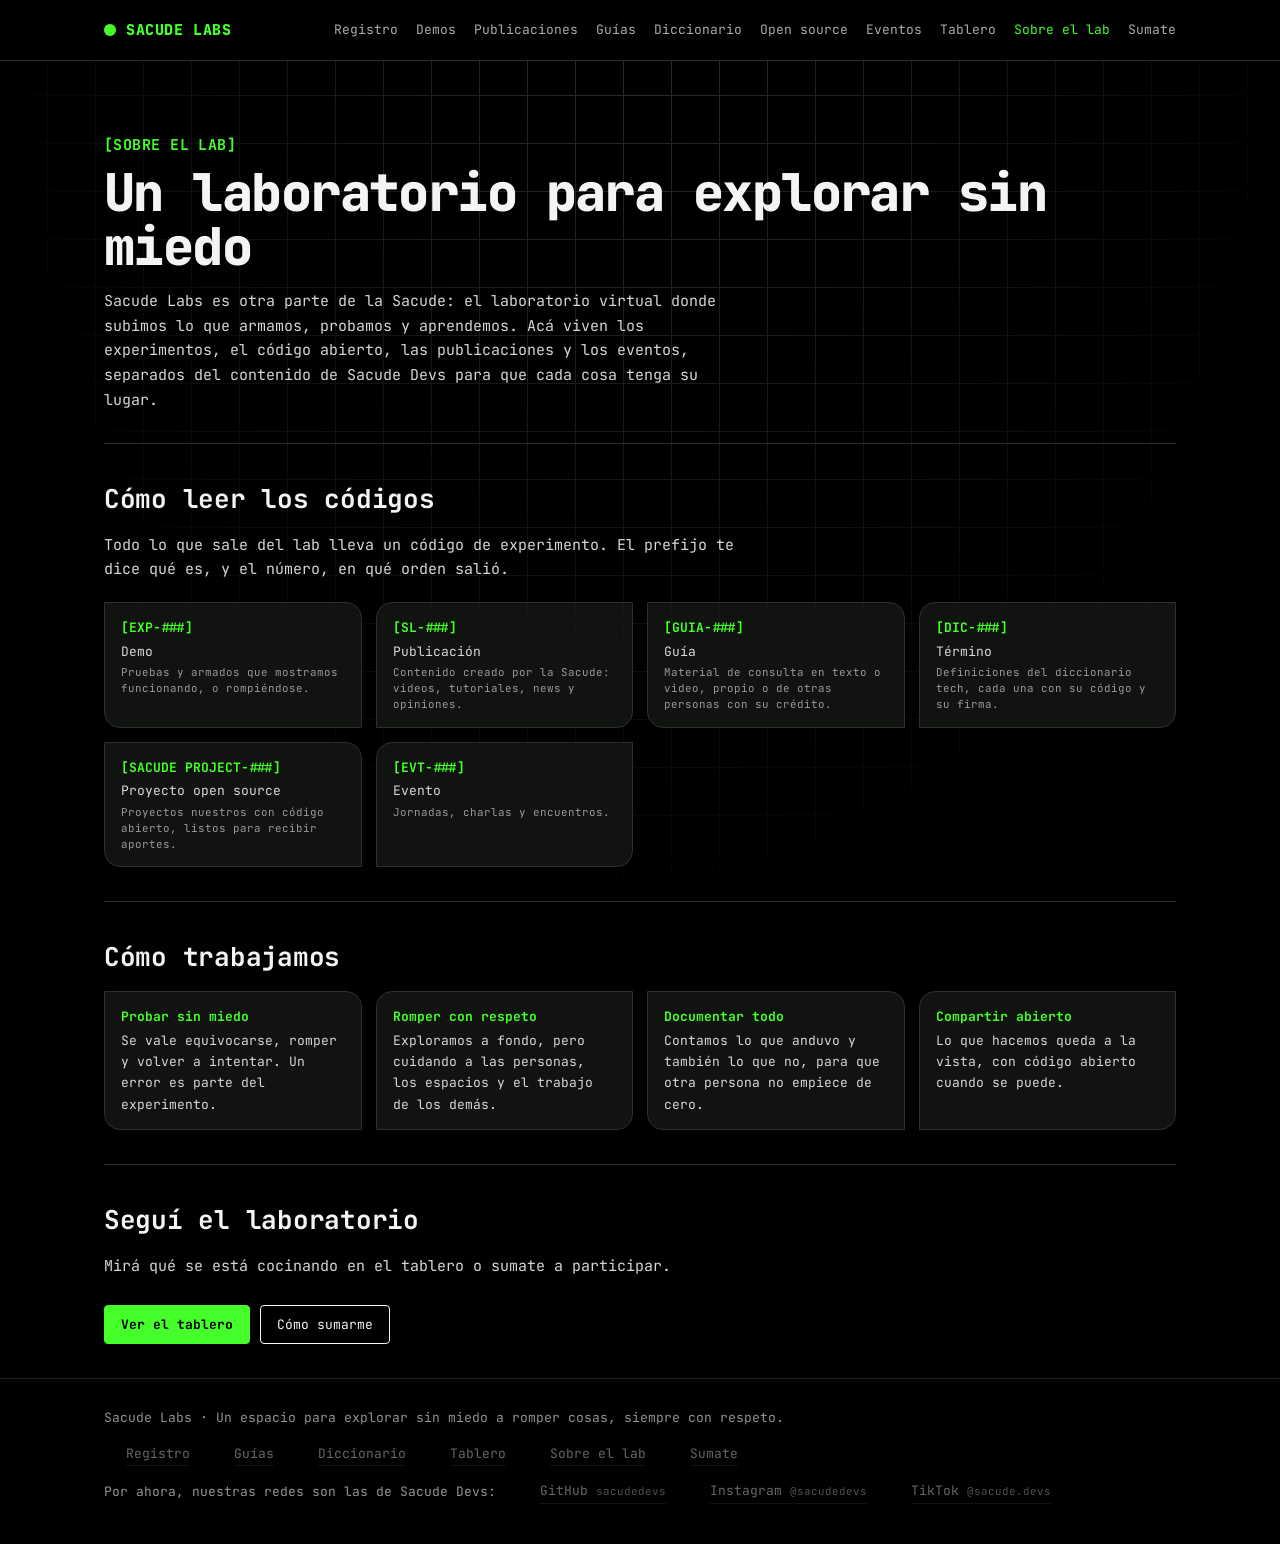
<file: sobre.html>
<!DOCTYPE html>
<html lang="es">
<head>
<meta charset="utf-8">
<meta name="viewport" content="width=device-width, initial-scale=1">
<title>Sobre el lab · Sacude Labs</title>
<link rel="preconnect" href="https://fonts.googleapis.com">
<link rel="stylesheet" href="https://fonts.googleapis.com/css2?family=JetBrains+Mono:wght@400;500;700;800&display=swap">
<link rel="stylesheet" href="style.css">
</head>
<body>
<a class="skip" href="#main">Saltar al contenido</a>
<header>
  <div class="wrap">
    <!-- Reemplazar por el logo en verde: <img src="logo.svg" height="28" alt="Sacude Labs"> -->
    <a class="logo" href="index.html"><i></i>SACUDE LABS</a>
    <nav aria-label="Principal">
      <a href="index.html#feed">Registro</a>
      <a href="index.html?f=EXP#feed">Demos</a>
      <a href="index.html?f=SL#feed">Publicaciones</a>
      <a href="index.html?f=GUIA#feed">Guías</a>
      <a href="diccionario.html">Diccionario</a>
      <a href="index.html?f=SACUDE%20PROJECT#feed">Open source</a>
      <a href="index.html?f=EVT#feed">Eventos</a>
      <a href="tablero.html">Tablero</a>
      <a href="sobre.html">Sobre el lab</a>
      <a href="sumate.html">Sumate</a>
    </nav>
  </div>
</header>

<main class="wrap" id="main">
  <section class="sub-hero">
    <span class="id">[SOBRE EL LAB]</span>
    <h1>Un laboratorio para explorar sin miedo</h1>
    <p>Sacude Labs es otra parte de la Sacude: el laboratorio virtual donde subimos lo que armamos, probamos y aprendemos. Acá viven los experimentos, el código abierto, las publicaciones y los eventos, separados del contenido de Sacude Devs para que cada cosa tenga su lugar.</p>
  </section>

  <section class="bloque">
    <h2>Cómo leer los códigos</h2>
    <p>Todo lo que sale del lab lleva un código de experimento. El prefijo te dice qué es, y el número, en qué orden salió.</p>
    <div class="codigos" id="codigos"></div>
  </section>

  <section class="bloque">
    <h2>Cómo trabajamos</h2>
    <div class="codigos">
      <div class="cod"><b>Probar sin miedo</b><span>Se vale equivocarse, romper y volver a intentar. Un error es parte del experimento.</span></div>
      <div class="cod"><b>Romper con respeto</b><span>Exploramos a fondo, pero cuidando a las personas, los espacios y el trabajo de los demás.</span></div>
      <div class="cod"><b>Documentar todo</b><span>Contamos lo que anduvo y también lo que no, para que otra persona no empiece de cero.</span></div>
      <div class="cod"><b>Compartir abierto</b><span>Lo que hacemos queda a la vista, con código abierto cuando se puede.</span></div>
    </div>
  </section>

  <section class="bloque">
    <h2>Seguí el laboratorio</h2>
    <p>Mirá qué se está cocinando en el tablero o sumate a participar.</p>
    <div class="links">
      <a class="btn main" href="tablero.html">Ver el tablero</a>
      <a class="btn" href="sumate.html">Cómo sumarme</a>
    </div>
  </section>
  <!-- Para presentar al equipo, agregá acá otro <section class="bloque"> con sus nombres y roles. -->
</main>

<footer><div class="wrap">Sacude Labs · Un espacio para explorar sin miedo a romper cosas, siempre con respeto.</div></footer>

<script src="data.js"></script>
<script src="app.js"></script>
<script>
$("#codigos").innerHTML = Object.entries(TIPOS).map(([k,t]) =>
  `<div class="cod"><b>[${esc(k)}-###]</b><span>${esc(t.nombre)}</span><small>${esc(t.desc)}</small></div>`).join("");
</script>
</body>
</html>
</file>
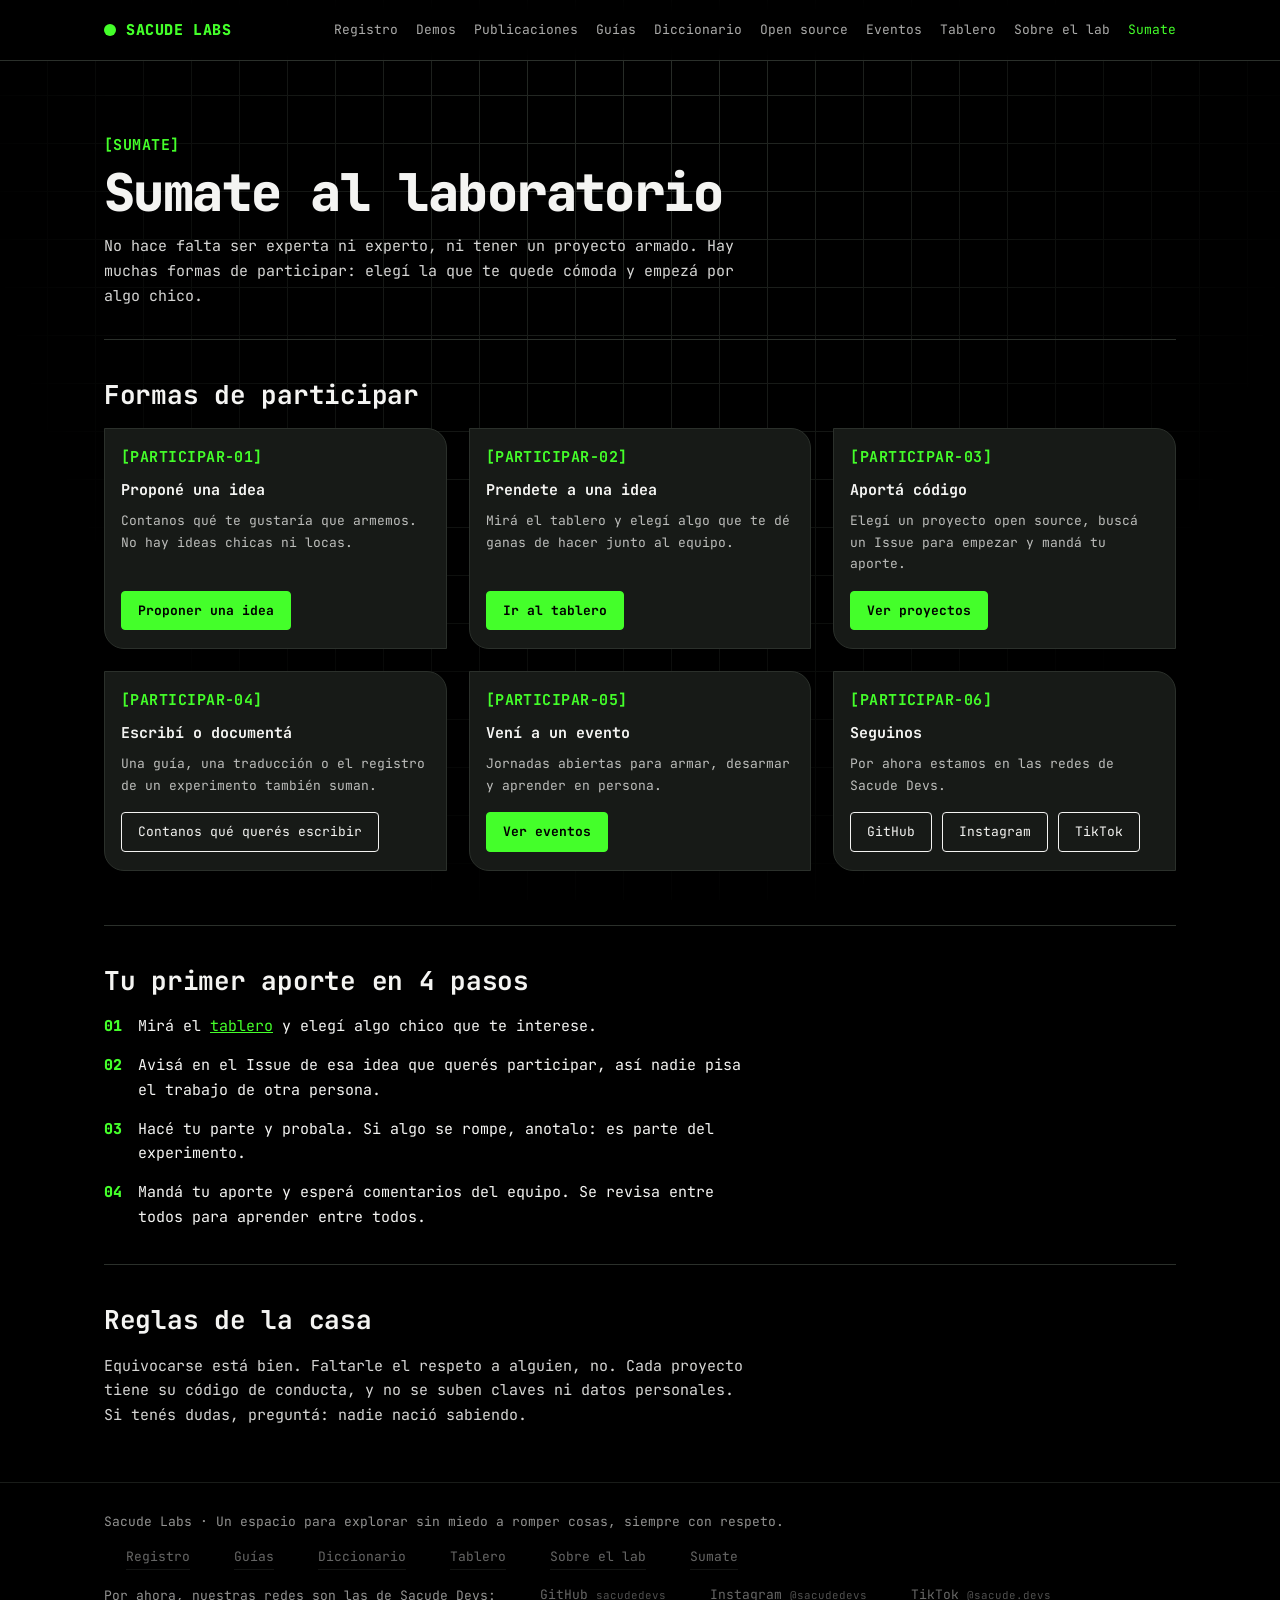
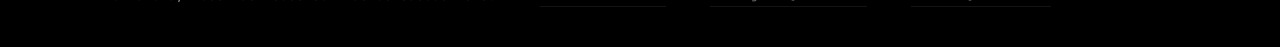
<file: sumate.html>
<!DOCTYPE html>
<html lang="es">
<head>
<meta charset="utf-8">
<meta name="viewport" content="width=device-width, initial-scale=1">
<title>Sumate · Sacude Labs</title>
<link rel="preconnect" href="https://fonts.googleapis.com">
<link rel="stylesheet" href="https://fonts.googleapis.com/css2?family=JetBrains+Mono:wght@400;500;700;800&display=swap">
<link rel="stylesheet" href="style.css">
</head>
<body>
<a class="skip" href="#main">Saltar al contenido</a>
<header>
  <div class="wrap">
    <!-- Reemplazar por el logo en verde: <img src="logo.svg" height="28" alt="Sacude Labs"> -->
    <a class="logo" href="index.html"><i></i>SACUDE LABS</a>
    <nav aria-label="Principal">
      <a href="index.html#feed">Registro</a>
      <a href="index.html?f=EXP#feed">Demos</a>
      <a href="index.html?f=SL#feed">Publicaciones</a>
      <a href="index.html?f=GUIA#feed">Guías</a>
      <a href="diccionario.html">Diccionario</a>
      <a href="index.html?f=SACUDE%20PROJECT#feed">Open source</a>
      <a href="index.html?f=EVT#feed">Eventos</a>
      <a href="tablero.html">Tablero</a>
      <a href="sobre.html">Sobre el lab</a>
      <a href="sumate.html">Sumate</a>
    </nav>
  </div>
</header>

<main class="wrap" id="main">
  <section class="sub-hero">
    <span class="id">[SUMATE]</span>
    <h1>Sumate al laboratorio</h1>
    <p>No hace falta ser experta ni experto, ni tener un proyecto armado. Hay muchas formas de participar: elegí la que te quede cómoda y empezá por algo chico.</p>
  </section>

  <section class="bloque">
    <h2>Formas de participar</h2>
    <div class="grid" style="padding-bottom:20px">
      <article class="card idea-card"><div class="body">
        <span class="id">[PARTICIPAR-01]</span><h3>Proponé una idea</h3>
        <p>Contanos qué te gustaría que armemos. No hay ideas chicas ni locas.</p>
        <div class="links"><a class="btn main" id="proponer" href="#">Proponer una idea</a></div>
      </div></article>
      <article class="card idea-card"><div class="body">
        <span class="id">[PARTICIPAR-02]</span><h3>Prendete a una idea</h3>
        <p>Mirá el tablero y elegí algo que te dé ganas de hacer junto al equipo.</p>
        <div class="links"><a class="btn main" href="tablero.html">Ir al tablero</a></div>
      </div></article>
      <article class="card idea-card"><div class="body">
        <span class="id">[PARTICIPAR-03]</span><h3>Aportá código</h3>
        <p>Elegí un proyecto open source, buscá un Issue para empezar y mandá tu aporte.</p>
        <div class="links"><a class="btn main" href="index.html?f=SACUDE%20PROJECT#feed">Ver proyectos</a></div>
      </div></article>
      <article class="card idea-card"><div class="body">
        <span class="id">[PARTICIPAR-04]</span><h3>Escribí o documentá</h3>
        <p>Una guía, una traducción o el registro de un experimento también suman.</p>
        <div class="links"><a class="btn" id="proponer2" href="#">Contanos qué querés escribir</a></div>
      </div></article>
      <article class="card idea-card"><div class="body">
        <span class="id">[PARTICIPAR-05]</span><h3>Vení a un evento</h3>
        <p>Jornadas abiertas para armar, desarmar y aprender en persona.</p>
        <div class="links"><a class="btn main" href="index.html?f=EVT#feed">Ver eventos</a></div>
      </div></article>
      <article class="card idea-card"><div class="body">
        <span class="id">[PARTICIPAR-06]</span><h3>Seguinos</h3>
        <p>Por ahora estamos en las redes de Sacude Devs.</p>
        <div class="links" id="redes-btn"></div>
      </div></article>
    </div>
  </section>

  <section class="bloque">
    <h2>Tu primer aporte en 4 pasos</h2>
    <ol class="pasos">
      <li><span>Mirá el <a href="tablero.html">tablero</a> y elegí algo chico que te interese.</span></li>
      <li><span>Avisá en el Issue de esa idea que querés participar, así nadie pisa el trabajo de otra persona.</span></li>
      <li><span>Hacé tu parte y probala. Si algo se rompe, anotalo: es parte del experimento.</span></li>
      <li><span>Mandá tu aporte y esperá comentarios del equipo. Se revisa entre todos para aprender entre todos.</span></li>
    </ol>
  </section>

  <section class="bloque">
    <h2>Reglas de la casa</h2>
    <p>Equivocarse está bien. Faltarle el respeto a alguien, no. Cada proyecto tiene su código de conducta, y no se suben claves ni datos personales. Si tenés dudas, preguntá: nadie nació sabiendo.</p>
  </section>
</main>

<footer><div class="wrap">Sacude Labs · Un espacio para explorar sin miedo a romper cosas, siempre con respeto.</div></footer>

<script src="data.js"></script>
<script src="app.js"></script>
<script>
const gh = p => `https://github.com/${GITHUB.org}/${GITHUB.repo}/${p}`;
$("#proponer").href = $("#proponer2").href = gh("issues/new?template=idea.yml");
$("#redes-btn").innerHTML = REDES.map(r => `<a class="btn" href="${esc(r.url)}" target="_blank" rel="noopener noreferrer" aria-label="${esc(r.nombre)} (se abre en otra pestaña)">${esc(r.nombre)}</a>`).join("");
</script>
</body>
</html>
</file>
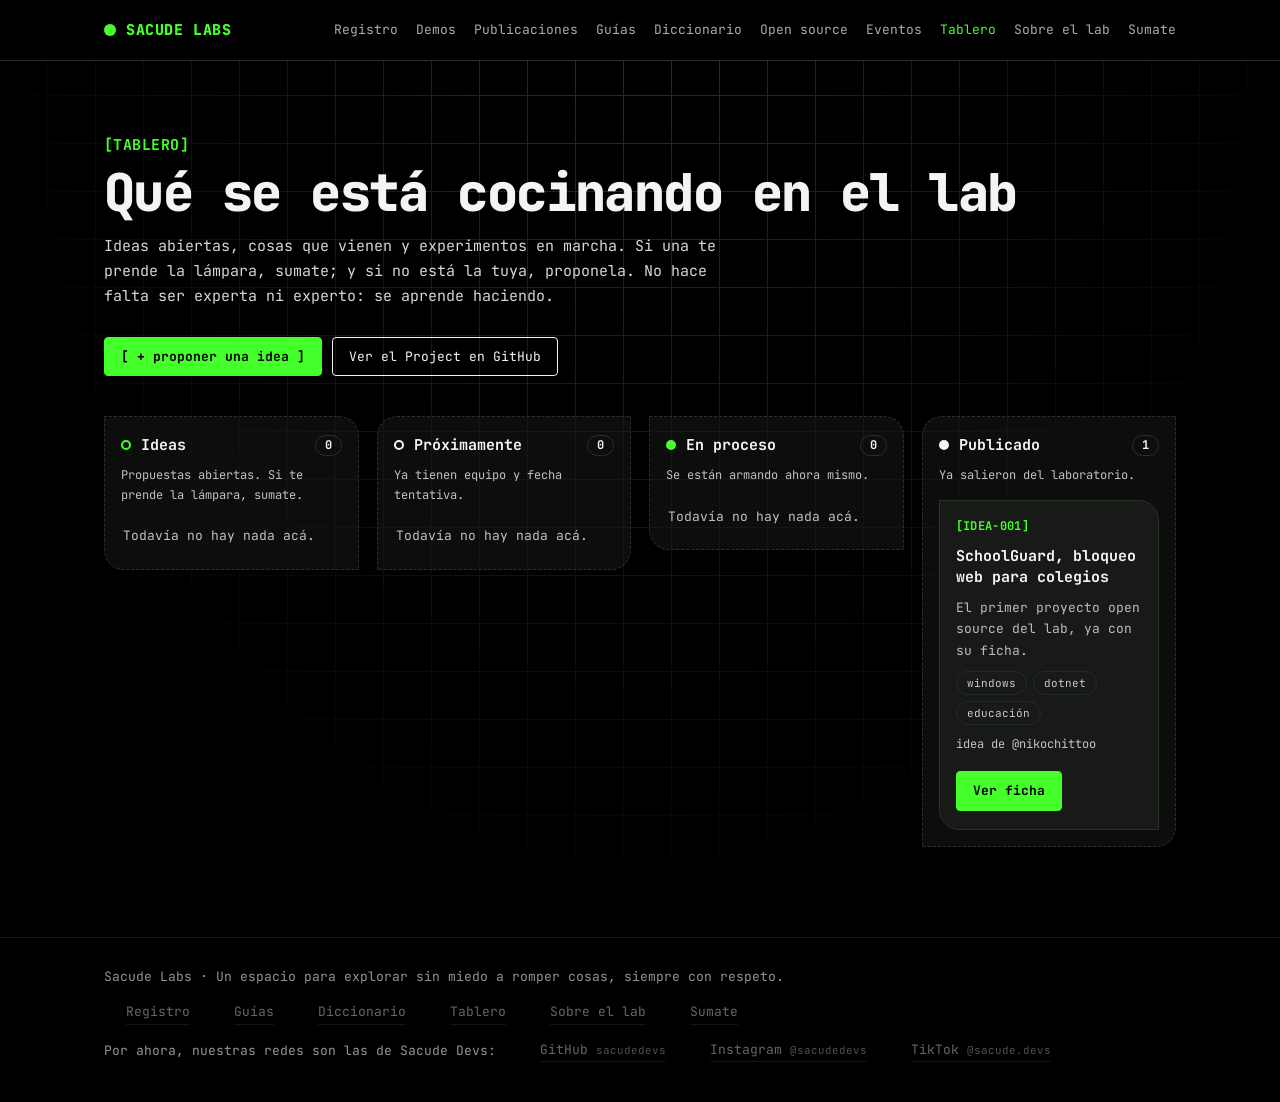
<file: tablero.html>
<!DOCTYPE html>
<html lang="es">
<head>
<meta charset="utf-8">
<meta name="viewport" content="width=device-width, initial-scale=1">
<title>Tablero · Sacude Labs</title>
<link rel="preconnect" href="https://fonts.googleapis.com">
<link rel="stylesheet" href="https://fonts.googleapis.com/css2?family=JetBrains+Mono:wght@400;500;700;800&display=swap">
<link rel="stylesheet" href="style.css">
</head>
<body>
<a class="skip" href="#main">Saltar al contenido</a>
<header>
  <div class="wrap">
    <!-- Reemplazar por el logo en verde: <img src="logo.svg" height="28" alt="Sacude Labs"> -->
    <a class="logo" href="index.html"><i></i>SACUDE LABS</a>
    <nav aria-label="Principal">
      <a href="index.html#feed">Registro</a>
      <a href="index.html?f=EXP#feed">Demos</a>
      <a href="index.html?f=SL#feed">Publicaciones</a>
      <a href="index.html?f=GUIA#feed">Guías</a>
      <a href="diccionario.html">Diccionario</a>
      <a href="index.html?f=SACUDE%20PROJECT#feed">Open source</a>
      <a href="index.html?f=EVT#feed">Eventos</a>
      <a href="tablero.html">Tablero</a>
      <a href="sobre.html">Sobre el lab</a>
      <a href="sumate.html">Sumate</a>
    </nav>
  </div>
</header>

<main class="wrap" id="main">
  <section class="sub-hero">
    <span class="id">[TABLERO]</span>
    <h1>Qué se está cocinando en el lab</h1>
    <p>Ideas abiertas, cosas que vienen y experimentos en marcha. Si una te prende la lámpara, sumate; y si no está la tuya, proponela. No hace falta ser experta ni experto: se aprende haciendo.</p>
    <div class="links" style="margin-top:22px">
      <a class="btn main" id="proponer" href="#">[ + proponer una idea ]</a>
      <a class="btn" id="project" href="#">Ver el Project en GitHub</a>
    </div>
  </section>
  <div class="tablero" id="tablero"></div>
</main>

<footer><div class="wrap">Sacude Labs · Un espacio para explorar sin miedo a romper cosas, siempre con respeto.</div></footer>

<script src="data.js"></script>
<script src="app.js"></script>
<script>
const gh = p => `https://github.com/${GITHUB.org}/${GITHUB.repo}/${p}`;
$("#proponer").href = gh("issues/new?template=idea.yml");
$("#project").href = `https://github.com/orgs/${GITHUB.org}/projects`;

function tarjeta(i){
  const ficha = i.entrada ? "entrada.html?id=" + encodeURIComponent(i.entrada) : "";
  const prendo = i.issue ? gh("issues/" + i.issue) : gh("issues/new?title=" + encodeURIComponent("Me prendo con " + i.id + ": " + i.titulo));
  const accion = i.estado === "publicado"
    ? (ficha ? `<a class="btn main" href="${ficha}">Ver ficha</a>` : "")
    : `<a class="btn${i.estado==="idea" ? " main" : ""}" href="${prendo}">${i.estado==="idea" ? "Me prendo" : "Sumarme"}</a>`;
  return `<article class="card idea-card"><div class="body">
    <div class="meta"><span class="id">[${esc(i.id)}]</span></div>
    <h3>${esc(i.titulo)}</h3>
    <p>${esc(i.texto)}</p>
    <div class="tags">${(i.tags||[]).map(t => `<span class="tag">${esc(t)}</span>`).join("")}</div>
    ${i.autor ? `<span class="autor">idea de ${esc(i.autor)}</span>` : ""}
    ${accion ? `<div class="links">${accion}</div>` : ""}
  </div></article>`;
}
$("#tablero").innerHTML = ESTADOS.map(s => {
  const lista = IDEAS.filter(i => i.estado === s.k);
  return `<section class="col" aria-labelledby="h-${s.k}">
    <h2 id="h-${s.k}"><i class="dot ${s.k}" aria-hidden="true"></i>${esc(s.t)}<span class="n">${lista.length}</span></h2>
    <p class="col-d">${esc(s.d)}</p>
    ${lista.length ? lista.map(tarjeta).join("") : `<p class="vacio-col">Todavía no hay nada acá.</p>`}
  </section>`;
}).join("");
</script>
</body>
</html>
</file>
<file: style.css>
/* ===== 1. PALETA (solo estos 4 colores) ===== */
:root{
  --negro:#000000;
  --blanco:#F4F4F2;
  --verde:#44FF2A;
  --gris:#171A17;
  --gris-linea:#2B302B;           /* gris oscuro un poco más claro, solo para bordes */
  --font:'JetBrains Mono',ui-monospace,'SF Mono',Consolas,monospace;
  --ease:cubic-bezier(.2,.8,.2,1);
}
*{box-sizing:border-box;margin:0}
html{scroll-behavior:smooth}
body{background:var(--negro);color:var(--blanco);font-family:var(--font);font-size:15px;line-height:1.65;
  background-image:linear-gradient(var(--gris-linea) 1px,transparent 1px),linear-gradient(90deg,var(--gris-linea) 1px,transparent 1px);
  background-size:48px 48px;background-position:-1px -1px;background-attachment:fixed}
body::before{content:"";position:fixed;inset:0;background:radial-gradient(ellipse at 50% 0%,transparent 0,var(--negro) 75%);pointer-events:none}
a{color:inherit}
:focus-visible{outline:2px solid var(--verde);outline-offset:3px}
.wrap{position:relative;max-width:1120px;margin:0 auto;padding:0 24px}

/* ===== 2. HEADER ===== */
header{position:sticky;top:0;z-index:10;background:rgba(0,0,0,.82);backdrop-filter:blur(8px);border-bottom:1px solid var(--gris-linea)}
header .wrap{display:flex;align-items:center;justify-content:space-between;height:60px}
.logo{font-weight:800;letter-spacing:.04em;color:var(--verde);text-decoration:none;display:flex;gap:10px;align-items:center}
.logo i{width:12px;height:12px;background:var(--verde);border-radius:50%;box-shadow:0 0 0 0 var(--verde);animation:pulso 2.4s infinite}
nav a{margin-left:22px;text-decoration:none;font-size:13px;opacity:.7;transition:opacity .25s,color .25s}
nav a:hover{opacity:1;color:var(--verde)}
@keyframes pulso{0%{box-shadow:0 0 0 0 rgba(68,255,42,.6)}70%,100%{box-shadow:0 0 0 12px rgba(68,255,42,0)}}

/* ===== 3. HERO (terminal) ===== */
.hero{padding:88px 0 56px}
.term{background:var(--gris);border:1px solid var(--gris-linea);border-radius:0 22px 0 22px;max-width:760px;overflow:hidden}
.term-bar{display:flex;gap:7px;padding:12px 16px;border-bottom:1px solid var(--gris-linea);align-items:center}
.term-bar b{width:10px;height:10px;border-radius:50%;border:1px solid var(--blanco);opacity:.52}
.term-bar span{margin-left:auto;font-size:12px;opacity:.52}
.term-body{padding:26px 24px 30px;min-height:190px}
.term-body p{color:var(--blanco);opacity:.6;font-size:13px}
h1{font-size:clamp(34px,6.4vw,64px);line-height:1.05;font-weight:800;letter-spacing:-.03em;margin:10px 0 14px;min-height:2.1em}
.cursor{display:inline-block;width:.55em;height:.9em;background:var(--verde);vertical-align:-.1em;animation:blink 1s steps(2) infinite}
@keyframes blink{50%{opacity:0}}
.lead{max-width:600px;margin-top:26px;opacity:.85}

/* ===== 4. FILTROS ===== */
.bar{display:flex;flex-wrap:wrap;gap:10px;align-items:center;margin:36px 0 28px}
.chip{font:inherit;font-size:13px;color:var(--blanco);background:transparent;border:1px solid var(--gris-linea);border-radius:999px;padding:7px 16px;cursor:pointer;transition:all .25s var(--ease)}
.chip:hover{border-color:var(--verde)}
.chip[aria-pressed=true]{background:var(--verde);color:var(--negro);border-color:var(--verde);font-weight:700;border-radius:4px}
.romper{margin-left:auto;font:inherit;font-size:13px;background:none;color:var(--verde);border:1px dashed var(--verde);padding:7px 14px;border-radius:4px 18px 4px 18px;cursor:pointer;transition:transform .3s var(--ease),background .25s}
.romper:hover{background:var(--gris);transform:rotate(-1.5deg)}

/* ===== 5. TARJETAS ===== */
.grid{display:grid;grid-template-columns:repeat(auto-fill,minmax(320px,1fr));gap:22px;padding-bottom:90px}
.card{background:var(--gris);border:1px solid var(--gris-linea);border-radius:0 20px 0 20px;display:flex;flex-direction:column;overflow:hidden;transition:transform .35s var(--ease),border-color .25s}
.card:hover{border-color:var(--verde);transform:translateY(-4px)}
.card.wide{grid-column:span 2}
@media(max-width:700px){.card.wide{grid-column:auto}}
.media{position:relative;aspect-ratio:16/9;background:var(--negro);border-bottom:1px solid var(--gris-linea);overflow:hidden}
.media img,.media iframe,.media video{width:100%;height:100%;object-fit:cover;border:0;display:block}
.ph{width:100%;height:100%;display:grid;place-items:center;font-size:12px;opacity:.52;
  background:repeating-linear-gradient(135deg,var(--gris) 0 10px,var(--negro) 10px 20px)}
.body{padding:20px 22px 24px;display:flex;flex-direction:column;gap:12px;flex:1}
.meta{display:flex;justify-content:space-between;align-items:center;font-size:12px}
.id{color:var(--verde);font-weight:700;letter-spacing:.03em;position:relative}
.card:hover .id{animation:glitch .4s steps(2) 1}
@keyframes glitch{25%{transform:translate(-2px,1px);text-shadow:2px 0 var(--blanco)}75%{transform:translate(2px,-1px);text-shadow:-2px 0 var(--blanco)}}
.date{opacity:.52}
.card h2{font-size:19px;line-height:1.3;letter-spacing:-.01em}
.card p{opacity:.75;font-size:14px}
.tag{align-self:flex-start;font-size:11px;border:1px solid var(--gris-linea);border-radius:999px;padding:2px 10px;opacity:.8}
.links{display:flex;flex-wrap:wrap;gap:10px;margin-top:auto;padding-top:6px}
.btn{font-size:13px;text-decoration:none;padding:8px 16px;border:1px solid var(--blanco);border-radius:4px;transition:all .25s var(--ease)}
.btn:hover{background:var(--verde);border-color:var(--verde);color:var(--negro);border-radius:14px}
.btn.main{background:var(--verde);border-color:var(--verde);color:var(--negro);font-weight:700}
.btn.main:hover{background:var(--blanco);border-color:var(--blanco)}

/* vista previa de página (marco de navegador) */
.browser{height:100%;display:flex;flex-direction:column;background:var(--gris)}
.browser .url{display:flex;gap:8px;align-items:center;padding:8px 12px;border-bottom:1px solid var(--gris-linea);font-size:11px}
.browser .url span{flex:1;background:var(--negro);border-radius:999px;padding:3px 12px;opacity:.7;white-space:nowrap;overflow:hidden;text-overflow:ellipsis}
.browser .shot{flex:1;min-height:0}
/* video: botón de play (carga el iframe recién al hacer click) */
.play{position:absolute;inset:0;display:grid;place-items:center;border:0;background:none;cursor:pointer}
.play::after{content:"▶";width:62px;height:62px;display:grid;place-items:center;background:var(--verde);color:var(--negro);border-radius:50%;font-size:20px;transition:transform .3s var(--ease),border-radius .3s}
.play:hover::after{transform:scale(1.12);border-radius:12px}
/* red social: tarjeta de vista previa liviana */
.social{height:100%;display:flex;flex-direction:column;justify-content:center;gap:6px;padding:22px;background:linear-gradient(160deg,var(--gris),var(--negro))}
.social b{color:var(--verde)}
.social small{opacity:.55}

/* ===== 6. MODO "ROMPER" ===== */
.roto .card:nth-child(odd){transform:rotate(-1.2deg)}
.roto .card:nth-child(even){transform:rotate(1deg) translateY(6px)}
.roto .card{border-radius:20px 0 20px 0;border-style:dashed}
.roto h1{animation:glitch .5s steps(2) 3}
.vacio{grid-column:1/-1;opacity:.6;padding:40px 0}
footer{border-top:1px solid var(--gris-linea);padding:28px 0 40px;font-size:13px;opacity:.6;position:relative;background:var(--negro)}
@media(prefers-reduced-motion:reduce){*,*::before,*::after{animation:none!important;transition:none!important}}

/* ===== 7. CÓDIGOS, FICHAS Y NAVEGACIÓN ===== */
.card h2 a{text-decoration:none;transition:color .25s}
.card h2 a:hover{color:var(--verde)}
.codigos{display:grid;grid-template-columns:repeat(auto-fit,minmax(230px,1fr));gap:14px}
.cod{border:1px solid var(--gris-linea);padding:14px 16px;display:flex;flex-direction:column;gap:2px;font-size:13px;background:rgba(23,26,23,.75)}
.cod:nth-child(odd){border-radius:0 16px 0 16px}
.cod:nth-child(even){border-radius:16px 0 16px 0}
.cod b{color:var(--verde)}
.cod small{opacity:.6;line-height:1.5}
.volver{display:inline-block;margin:40px 0 24px;font-size:13px;text-decoration:none;opacity:.7;transition:all .25s}
.volver:hover{opacity:1;color:var(--verde);transform:translateX(-4px)}
.ficha{max-width:820px;display:flex;flex-direction:column;gap:18px}
.ficha h1{font-size:clamp(28px,4.6vw,46px);min-height:0;margin:0}
.ficha .id{font-size:clamp(18px,3vw,26px)}
.ficha .media{border:1px solid var(--gris-linea);border-radius:0 24px 0 24px}
.cuerpo{display:flex;flex-direction:column;gap:14px;max-width:640px;font-size:16px;opacity:.88}
.pager{display:grid;grid-template-columns:1fr 1fr;gap:16px;max-width:820px;padding:50px 0 90px}
.pager a{display:flex;flex-direction:column;gap:4px;border:1px solid var(--gris-linea);padding:16px 18px;text-decoration:none;background:var(--gris);border-radius:0 16px 0 16px;transition:all .3s var(--ease)}
.pager a:hover{border-color:var(--verde);transform:translateY(-3px)}
.pager a:last-child{text-align:right;border-radius:16px 0 16px 0}
.pager small{opacity:.55}
.pager b{color:var(--verde)}
@media(max-width:640px){.pager{grid-template-columns:1fr}}

/* ===== 8. ACCESIBILIDAD, TABLERO, EXTRAS ===== */
.skip{position:absolute;left:12px;top:-60px;z-index:40;background:var(--verde);color:var(--negro);padding:8px 14px;border-radius:4px 14px 4px 14px;font-weight:700;text-decoration:none}
.skip:focus{top:12px}
.toast{position:fixed;left:50%;bottom:28px;transform:translate(-50%,20px);background:var(--verde);color:var(--negro);padding:10px 18px;border-radius:4px 16px 4px 16px;font-weight:700;font-size:13px;opacity:0;transition:all .35s var(--ease);z-index:30;pointer-events:none}
.toast.on{opacity:1;transform:translate(-50%,0)}
.contador{margin-top:24px;font-size:14px}
.contador b{color:var(--verde);font-size:clamp(34px,5vw,48px);font-weight:800;line-height:1;font-variant-numeric:tabular-nums;margin-right:8px}
.contador small{display:block;margin-top:6px;font-size:12px;opacity:.78}
.sub-hero{padding:72px 0 30px}
.sub-hero h1{min-height:0;font-size:clamp(30px,5vw,52px);margin:8px 0 14px}
.sub-hero p{max-width:640px;opacity:.88}
.tablero{display:grid;grid-template-columns:repeat(4,minmax(0,1fr));gap:18px;padding:10px 0 90px;align-items:start}
.col{border:1px dashed var(--gris-linea);padding:16px;display:flex;flex-direction:column;gap:14px;background:rgba(23,26,23,.55)}
.col:nth-child(odd){border-radius:0 20px 0 20px}
.col:nth-child(even){border-radius:20px 0 20px 0}
.col h2{font-size:15px;display:flex;align-items:center;gap:10px}
.col .n{margin-left:auto;font-size:12px;border:1px solid var(--gris-linea);border-radius:999px;padding:0 9px}
.col-d{font-size:12px;opacity:.78;margin-top:-6px}
.dot{width:10px;height:10px;border-radius:50%;border:2px solid var(--verde);flex:none}
.dot.proceso{background:var(--verde);animation:pulso 2.4s infinite}
.dot.proximamente{border-color:var(--blanco)}
.dot.publicado{background:var(--blanco);border-color:var(--blanco)}
.idea-card .body{padding:16px 16px 18px;gap:10px}
.idea-card h3{font-size:15px;line-height:1.35}
.idea-card p{font-size:13px}
.tags{display:flex;flex-wrap:wrap;gap:6px}
.autor{font-size:12px;opacity:.78}
.vacio-col{font-size:13px;opacity:.78;padding:6px 2px}
@media(max-width:1000px){.tablero{grid-template-columns:repeat(2,minmax(0,1fr))}}
@media(max-width:640px){.tablero{grid-template-columns:1fr}}

.redes{display:flex;flex-wrap:wrap;gap:10px 22px;align-items:center;margin-top:14px}
.redes a{text-decoration:none;color:var(--blanco);border-bottom:1px solid var(--gris-linea);padding-bottom:1px;transition:color .25s,border-color .25s}
.redes a:hover{color:var(--verde);border-color:var(--verde)}
.redes small{opacity:.78}

.bloque{padding:34px 0;border-top:1px solid var(--gris-linea)}
.bloque h2{font-size:clamp(20px,3vw,26px);margin-bottom:12px;letter-spacing:-.01em}
.bloque>p{max-width:640px;opacity:.88;margin-bottom:20px}
.cod span{font-size:13px;opacity:.88}
.pasos{list-style:none;counter-reset:p;display:grid;gap:14px;max-width:640px;padding:0}
.pasos li{counter-increment:p;display:flex;gap:16px}
.pasos li::before{content:"0" counter(p);color:var(--verde);font-weight:800}
.pasos a{color:var(--verde)}

/* ===== 9. GENERADOR DE PLANTILLAS ===== */
.gen{display:grid;grid-template-columns:minmax(260px,340px) minmax(0,1fr);gap:32px;padding:10px 0 90px;align-items:start}
.gen-form{display:flex;flex-direction:column;gap:18px;position:sticky;top:84px}
.gen-form label{font-size:12px;display:block;margin-bottom:6px}
.gen-form input[type=text],.gen-form textarea{font:inherit;font-size:14px;width:100%;background:var(--gris);color:var(--blanco);border:1px solid var(--gris-linea);border-radius:0 12px 0 12px;padding:10px 12px;resize:vertical}
.gen-form input[type=text]:focus-visible,.gen-form textarea:focus-visible{border-color:var(--verde)}
.gen-form input[type=file]{font:inherit;font-size:12px;color:var(--blanco);width:100%}
.gen-form .chk{display:flex;gap:10px;align-items:center}
.gen-form .chk label{margin:0}
.gen-form input[type=checkbox]{accent-color:var(--verde);width:18px;height:18px;flex:none}
.gen-prev{display:flex;flex-direction:column;gap:34px}
.gen-prev figure{display:flex;flex-direction:column;gap:10px;margin:0;align-items:flex-start}
.gen-prev figcaption{font-size:12px;opacity:.78}
.gen-prev canvas{width:100%;max-width:560px;height:auto;border:1px solid var(--gris-linea);border-radius:0 20px 0 20px;background:var(--negro)}
.gen-prev button{font:inherit;font-size:13px;cursor:pointer}
@media(max-width:900px){.gen{grid-template-columns:1fr}.gen-form{position:static}}

/* ===== 10. MODO LECTURA ===== */
.lec-bar{display:flex;flex-wrap:wrap;align-items:center;gap:12px}
.tiempo{font-size:12px;opacity:.78}
.lec-tools{margin-left:auto;display:flex;gap:8px}
.lec-tools .btn{background:transparent;color:var(--blanco);font:inherit;font-size:12px;padding:6px 12px;cursor:pointer}
.lec-tools .btn:hover{color:var(--negro)}
.lec-size{display:none}
.lec-prog{position:fixed;top:0;left:0;right:0;height:3px;background:var(--verde);transform:scaleX(0);transform-origin:0 50%;z-index:50;pointer-events:none}
.lectura{background-image:none}
.lectura::before{display:none}
.lectura header,.lectura footer,.lectura .volver,.lectura .pager{display:none}
.lectura .ficha{margin:0 auto;max-width:720px;padding-top:70px;padding-bottom:90px}
.lectura .ficha h1{font-size:clamp(30px,5vw,44px)}
.lectura .cuerpo{max-width:none;font-size:var(--lec,19px);line-height:1.85;opacity:1}
.lectura .lec-tools{position:fixed;top:14px;right:14px;z-index:40;background:var(--negro);border:1px solid var(--gris-linea);padding:6px;border-radius:0 14px 0 14px}
.lectura .lec-size{display:inline-block}

/* ===== 11. GUÍAS: BLOQUES DE CÓDIGO Y FIRMA ===== */
.cuerpo-h{font-size:20px;margin-top:12px;letter-spacing:-.01em}
.cuerpo-lista{padding-left:22px;display:flex;flex-direction:column;gap:6px}
.codebloque{position:relative;background:var(--negro);border:1px solid var(--gris-linea);border-radius:0 14px 0 14px}
.code-t{display:block;font-size:12px;opacity:.78;padding:10px 90px 0 16px}
.codebloque pre{margin:0;padding:14px 16px;overflow-x:auto;font-size:14px;line-height:1.6;color:var(--verde);white-space:pre}
.code-copiar{position:absolute;top:8px;right:8px;font:inherit;font-size:12px;padding:4px 10px;cursor:pointer;background:transparent;color:var(--blanco)}
.code-copiar:hover{color:var(--negro)}
.firma{display:block;font-size:12px;opacity:.9}
.firma a{color:var(--verde);text-decoration:none;border-bottom:1px solid var(--gris-linea);transition:border-color .25s}
.firma a:hover{border-color:var(--verde)}
.ficha .firma{font-size:15px;margin-top:6px}

/* ===== 12. NAVEGACIÓN ACTIVA, SECCIÓN Y DICCIONARIO ===== */
header nav a[aria-current="page"]{color:var(--verde);opacity:1}
.seccion{display:flex;flex-direction:column;gap:4px;max-width:620px}
.seccion h2{font-size:clamp(22px,3.4vw,30px);letter-spacing:-.01em;outline:none}
.seccion p{opacity:.88;font-size:14px}
.seccion a{font-size:13px;color:var(--verde);text-decoration:none;border-bottom:1px solid var(--gris-linea);align-self:flex-start;transition:border-color .25s}
.seccion a:hover{border-color:var(--verde)}
.sr{position:absolute;width:1px;height:1px;overflow:hidden;clip:rect(0 0 0 0);white-space:nowrap}
.dic-buscar{display:flex;flex-wrap:wrap;gap:12px 18px;align-items:center;margin:8px 0 18px}
.dic-buscar input{font:inherit;font-size:15px;width:min(420px,100%);background:var(--gris);color:var(--blanco);border:1px solid var(--gris-linea);border-radius:0 14px 0 14px;padding:11px 14px}
.dic-buscar input:focus-visible{border-color:var(--verde)}
#dic-cuenta{font-size:12px;opacity:.78}
.letras{display:flex;flex-wrap:wrap;gap:8px}
.letras a{min-width:34px;text-align:center;text-decoration:none;border:1px solid var(--gris-linea);padding:4px 8px;font-size:13px;transition:all .25s var(--ease)}
.letras a:nth-child(odd){border-radius:0 10px 0 10px}
.letras a:nth-child(even){border-radius:10px 0 10px 0}
.letras a:hover{background:var(--verde);color:var(--negro);border-color:var(--verde)}
.letra-h{font-size:clamp(34px,5vw,48px);color:var(--verde);font-weight:800;line-height:1;margin:34px 0 16px;padding-bottom:10px;border-bottom:1px solid var(--gris-linea);scroll-margin-top:84px}
.terminos{display:grid;grid-template-columns:repeat(auto-fill,minmax(320px,1fr));gap:18px}
.termino{background:var(--gris);border:1px solid var(--gris-linea);border-radius:0 18px 0 18px;padding:18px 20px 20px;display:flex;flex-direction:column;gap:8px;scroll-margin-top:84px;transition:border-color .25s}
.termino:nth-child(even){border-radius:18px 0 18px 0}
.termino:target,.termino:hover{border-color:var(--verde)}
.termino h3{font-size:19px;letter-spacing:-.01em}
.termino .def{font-size:14px;opacity:.9}
.termino .ej{font-size:13px;opacity:.85;border-left:2px solid var(--verde);padding-left:12px}
.termino .ver{font-size:12px;opacity:.9}
.termino .ver a{color:var(--verde);text-decoration:none;border-bottom:1px solid var(--gris-linea)}
.vacio-dic{opacity:.88;padding:30px 0}
.vacio-dic a{color:var(--verde)}

/* ===== 13. MENÚ DE ARRIBA: una sola línea, o botón "Menú" si no entra ===== */
header .wrap{gap:24px}
.logo{flex:none}
header nav{display:flex;align-items:center;gap:18px;white-space:nowrap}
header nav a{margin-left:0;font-size:13px;white-space:nowrap}
.menu-btn{display:none;flex:none;font:inherit;font-size:13px;color:var(--blanco);background:transparent;border:1px solid var(--gris-linea);border-radius:4px 14px 4px 14px;padding:7px 16px;cursor:pointer;transition:all .25s var(--ease)}
.menu-btn:hover,.menu-btn[aria-expanded="true"]{border-color:var(--verde);color:var(--verde)}
@media(max-width:1240px){
  .menu-btn{display:inline-block}
  header nav{display:none;position:absolute;top:100%;left:0;right:0;flex-direction:column;align-items:flex-start;gap:0;background:var(--negro);border-bottom:1px solid var(--gris-linea);padding:8px 24px 18px}
  header.menu-abierto nav{display:flex}
  header nav a{font-size:15px;padding:11px 0;width:100%;opacity:.9;border-bottom:1px solid var(--gris-linea)}
  header nav a:last-child{border-bottom:0}
}
</file>
